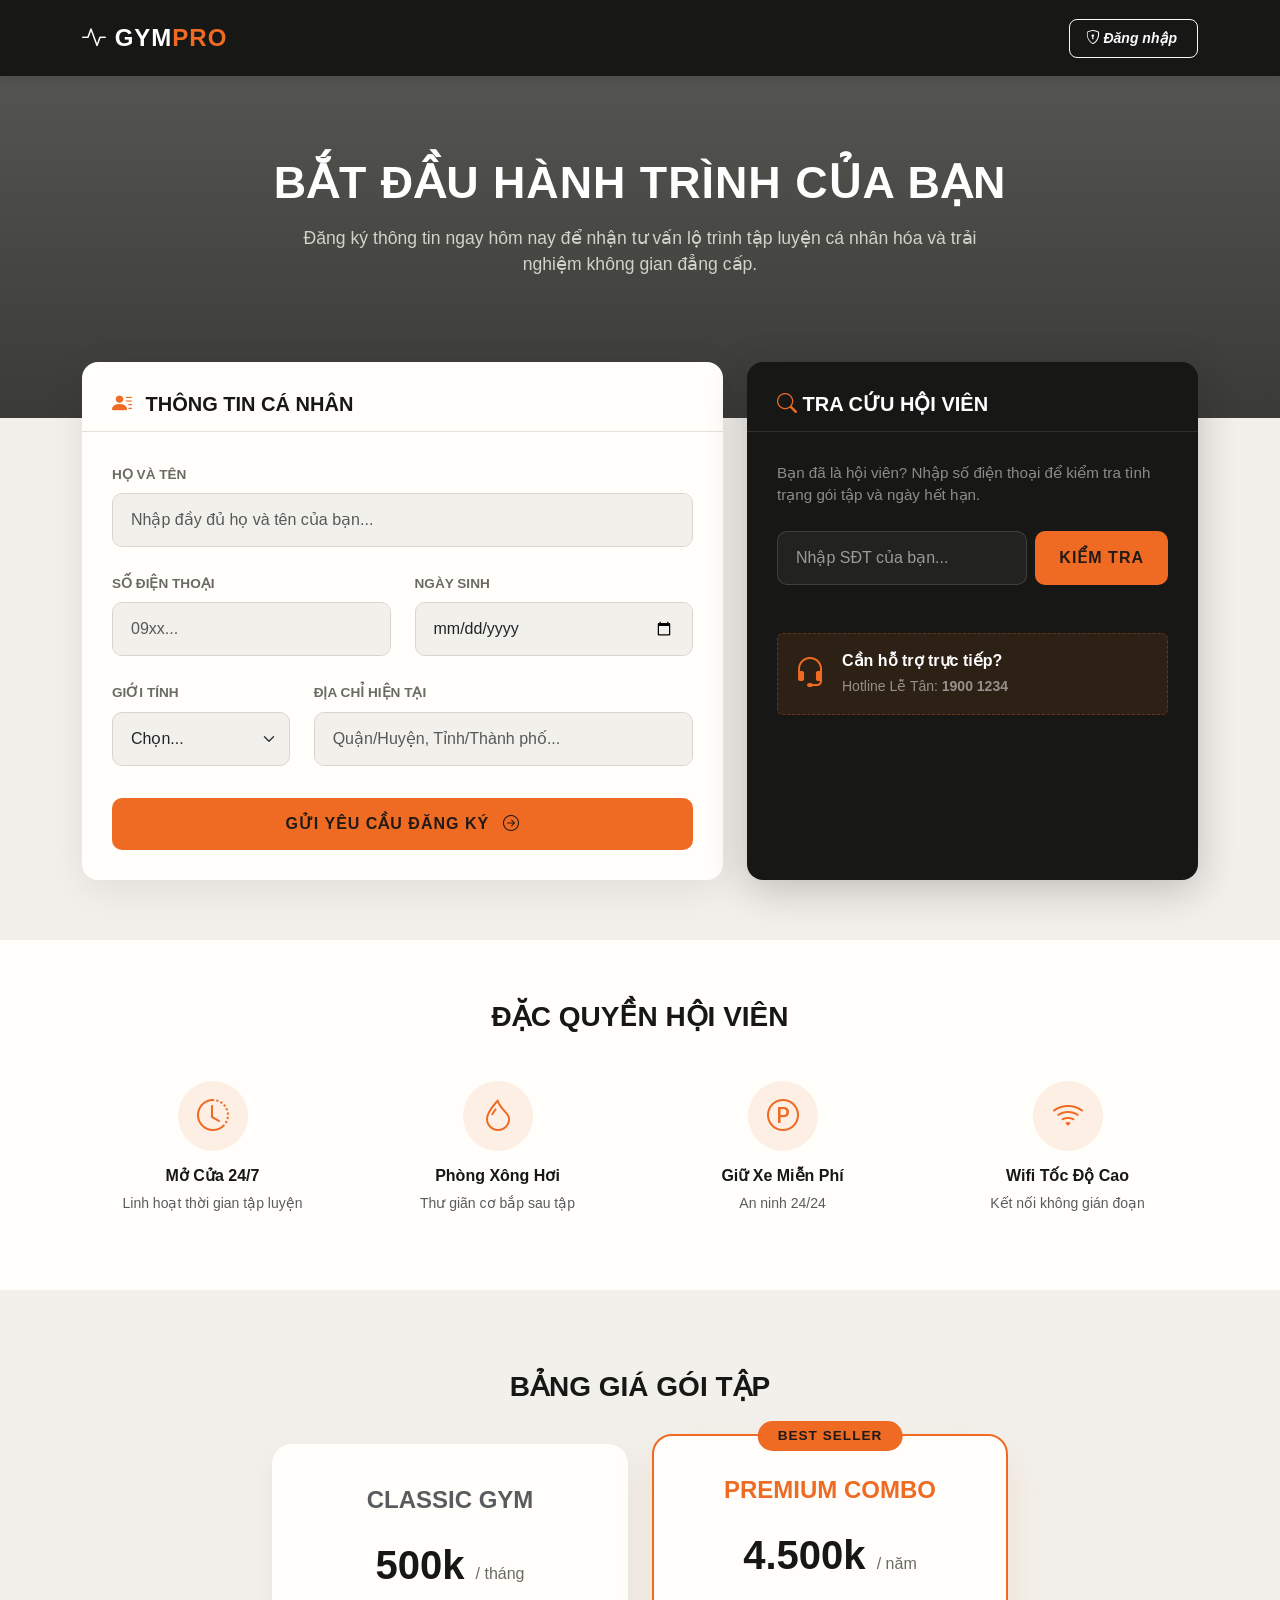
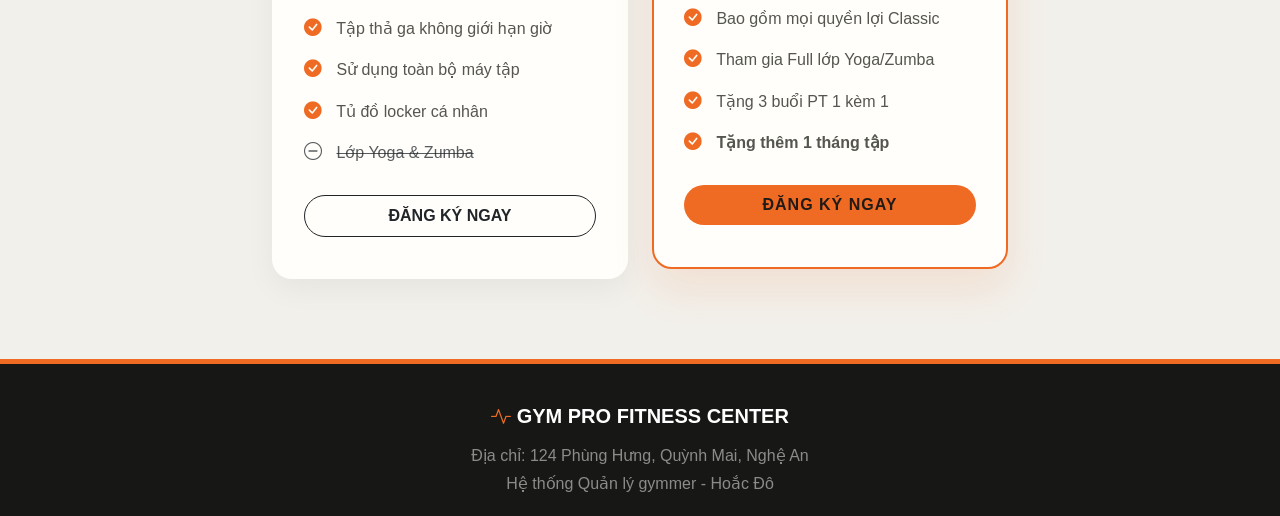
<file: Fronend/dangky.html>
<!doctype html>
<html lang="vi">
  <head>
    <meta charset="UTF-8" />
    <meta name="viewport" content="width=device-width, initial-scale=1.0" />
    <title>Đăng ký Hội viên - GYM PRO</title>
    <link
      href="https://cdn.jsdelivr.net/npm/bootstrap@5.3.2/dist/css/bootstrap.min.css"
      rel="stylesheet"
    />
    <link
      rel="stylesheet"
      href="https://cdn.jsdelivr.net/npm/bootstrap-icons@1.11.1/font/bootstrap-icons.css"
    />
    <style>
      :root {
        --gym-orange: #ef6b24;
        --gym-orange-hover: #ff8744;
        --gym-dark: #171815;
        --gym-dark-soft: #22231f;
        --gym-light-bg: #f2f0eb;
        --gym-surface: #fffefa;
        --gym-muted: #6a6b64;
      }

      body {
        font-family: "Segoe UI", Roboto, Helvetica, Arial, sans-serif;
        background-color: var(--gym-light-bg);
        color: var(--gym-dark);
      }

      .navbar {
        background-color: var(--gym-dark);
        padding: 15px 0;
        box-shadow: 0 4px 12px rgba(0, 0, 0, 0.1);
      }
      .navbar-brand {
        font-weight: 800;
        letter-spacing: 1px;
        color: #fff !important;
        font-size: 1.5rem;
      }
      .navbar-brand span {
        color: var(--gym-orange);
      }

      .hero-section {
        background:
          linear-gradient(rgba(23, 24, 21, 0.75), rgba(23, 24, 21, 0.85)),
          url("https://images.unsplash.com/photo-1534438327276-14e5300c3a48?q=80&w=2000&auto=format&fit=crop")
            no-repeat center center;
        background-size: cover;
        padding: 80px 0 140px 0;
        color: white;
        text-align: center;
      }
      .hero-title {
        font-weight: 900;
        font-size: 2.8rem;
        text-transform: uppercase;
        letter-spacing: 1px;
        margin-bottom: 15px;
      }
      .hero-subtitle {
        font-size: 1.1rem;
        font-weight: 400;
        color: #d2d1ca;
        max-width: 700px;
        margin: 0 auto;
      }

      .main-content {
        margin-top: -80px;
        position: relative;
        z-index: 10;
        padding-bottom: 60px;
      }

      .card-custom {
        border: none;
        border-radius: 16px;
        box-shadow: 0 10px 40px rgba(0, 0, 0, 0.08);
        overflow: hidden;
        height: 100%;
        background-color: #fff;
      }
      .card-header-custom {
        background-color: transparent;
        border-bottom: 1px solid #eaeaea;
        padding: 30px 30px 15px;
      }
      .card-title {
        font-weight: 800;
        color: var(--gym-dark);
        margin: 0;
        font-size: 1.25rem;
        text-transform: uppercase;
      }
      .card-body-custom {
        padding: 30px;
      }

      .card-dark {
        background-color: var(--gym-dark);
        color: white;
        box-shadow: 0 10px 40px rgba(24, 28, 50, 0.3);
      }
      .card-dark .card-header-custom {
        border-bottom: 1px solid rgba(255, 255, 255, 0.1);
      }
      .card-dark .card-title {
        color: white;
      }

      .form-label {
        font-weight: 600;
        color: #5a6268;
        font-size: 0.85rem;
        text-transform: uppercase;
        margin-bottom: 8px;
      }
      .form-control,
      .form-select {
        padding: 14px 18px;
        border-radius: 10px;
        border: 1px solid #ced4da;
        background-color: #f8f9fa;
        font-weight: 500;
        transition: all 0.2s;
      }
      .form-control:focus,
      .form-select:focus {
        border-color: var(--gym-orange);
        box-shadow: 0 0 0 4px rgba(255, 107, 0, 0.15);
        background-color: #fff;
      }

      .card-dark .form-control {
        background-color: rgba(255, 255, 255, 0.08);
        border: 1px solid rgba(255, 255, 255, 0.15);
        color: white;
      }
      .card-dark .form-control:focus {
        background-color: rgba(255, 255, 255, 0.12);
        border-color: var(--gym-orange);
        box-shadow: 0 0 0 4px rgba(255, 107, 0, 0.2);
        color: white;
      }
      .card-dark .form-control::placeholder {
        color: rgba(255, 255, 255, 0.4);
      }

      .btn-orange {
        background-color: var(--gym-orange);
        color: white;
        font-weight: 700;
        padding: 14px 24px;
        border-radius: 10px;
        border: none;
        text-transform: uppercase;
        letter-spacing: 1px;
        transition: all 0.3s ease;
        width: 100%;
      }
      .btn-orange:hover {
        background-color: #e66000;
        color: white;
        transform: translateY(-2px);
        box-shadow: 0 8px 20px rgba(255, 107, 0, 0.3);
      }

      .spin-icon {
        display: inline-block;
        animation: spin 1s linear infinite;
      }
      @keyframes spin {
        100% {
          transform: rotate(360deg);
        }
      }

      .amenities-section {
        background: white;
        padding: 60px 0;
      }
      .amenity-icon {
        width: 70px;
        height: 70px;
        border-radius: 50%;
        background: rgba(255, 107, 0, 0.1);
        color: var(--gym-orange);
        display: flex;
        align-items: center;
        justify-content: center;
        font-size: 2rem;
        margin: 0 auto 15px;
        transition: all 0.3s;
      }
      .amenity-box:hover .amenity-icon {
        background: var(--gym-orange);
        color: white;
        transform: scale(1.1);
      }

      .pricing-section {
        padding: 80px 0;
        background-color: var(--gym-light-bg);
      }
      .section-title {
        font-weight: 900;
        color: var(--gym-dark);
        text-transform: uppercase;
        margin-bottom: 40px;
        text-align: center;
      }

      .pricing-card {
        background: #fff;
        border-radius: 20px;
        padding: 40px 30px;
        text-align: center;
        box-shadow: 0 10px 30px rgba(0, 0, 0, 0.05);
        transition: all 0.3s ease;
        border: 2px solid transparent;
        height: 100%;
      }
      .pricing-card.popular {
        border-color: var(--gym-orange);
        transform: translateY(-10px);
        box-shadow: 0 20px 40px rgba(255, 107, 0, 0.15);
        position: relative;
      }
      .pricing-card.popular::before {
        content: "BEST SELLER";
        position: absolute;
        top: -15px;
        left: 50%;
        transform: translateX(-50%);
        background: var(--gym-orange);
        color: white;
        padding: 5px 20px;
        border-radius: 20px;
        font-weight: bold;
        font-size: 0.85rem;
        letter-spacing: 1px;
      }
      .pricing-card:hover {
        transform: translateY(-10px);
        box-shadow: 0 15px 40px rgba(0, 0, 0, 0.1);
      }

      .price-value {
        font-size: 2.5rem;
        font-weight: 900;
        color: var(--gym-dark);
        margin: 20px 0;
      }
      .price-value span {
        font-size: 1rem;
        color: #6c757d;
        font-weight: 500;
      }
      .price-features {
        list-style: none;
        padding: 0;
        margin-bottom: 30px;
        text-align: left;
      }
      .price-features li {
        margin-bottom: 15px;
        color: #555;
        font-weight: 500;
      }
      .price-features li i {
        color: var(--gym-orange);
        margin-right: 10px;
        font-size: 1.1rem;
      }

      .footer {
        background: var(--gym-dark);
        color: white;
        padding: 40px 0 20px;
        border-top: 5px solid var(--gym-orange);
      }

      /* Match the charcoal, warm-white and orange palette used on home.html. */
      body { color: var(--gym-dark); }
      .hero-section {
        background-image:
          linear-gradient(rgba(23, 24, 21, 0.72), rgba(23, 24, 21, 0.84)),
          url("https://images.unsplash.com/photo-1534438327276-14e5300c3a48?q=80&w=2000&auto=format&fit=crop");
      }
      .card-custom, .pricing-card { background-color: var(--gym-surface); }
      .card-header-custom { border-color: #e4e1d9; }
      .card-dark { background-color: var(--gym-dark); box-shadow: 0 10px 40px rgba(23, 24, 21, 0.24); }
      .form-label { color: var(--gym-muted); }
      .form-control, .form-select { background-color: var(--gym-light-bg); border-color: #d7d5ce; }
      .form-control:focus, .form-select:focus {
        border-color: var(--gym-orange);
        box-shadow: 0 0 0 4px rgba(239, 107, 36, 0.18);
        background-color: var(--gym-surface);
      }
      .card-dark .form-control { background-color: var(--gym-dark-soft); border-color: rgba(255, 255, 255, 0.18); }
      .card-dark .form-control:focus { background-color: #2b2c27; box-shadow: 0 0 0 4px rgba(239, 107, 36, 0.22); }
      .card-dark .form-control::placeholder { color: rgba(255, 255, 255, 0.55); }
      .text-warning { color: var(--gym-orange) !important; }
      .amenities-section { background: var(--gym-surface); }
      .amenity-icon { background: rgba(239, 107, 36, 0.1); }
      .amenity-box:hover .amenity-icon { color: #211a16; }
      .pricing-card { box-shadow: 0 10px 30px rgba(23, 24, 21, 0.05); }
      .pricing-card.popular { box-shadow: 0 20px 40px rgba(239, 107, 36, 0.12); }
      .pricing-card.popular::before { color: #211a16; }
      .price-value span { color: var(--gym-muted); }
      .price-features li { color: #55564f; }
      .btn-orange { color: #211a16; }
      .btn-orange:hover { background-color: var(--gym-orange-hover); color: #211a16; box-shadow: 0 8px 20px rgba(239, 107, 36, 0.22); }
      .footer { border-top-color: var(--gym-orange); }
    </style>
  </head>
  <body>
    <nav class="navbar navbar-dark">
      <div class="container d-flex justify-content-between align-items-center">
        <a class="navbar-brand" href="home.html">
          <i class="bi bi-activity"></i> GYM<span>PRO</span>
        </a>
        <a
          href="login.html"
          class="btn btn-outline-light btn-sm fw-bold px-3 py-2"
          style="border-radius: 8px"
        >
          <i class="bi bi-shield-lock me-1"> Đăng nhập </i>
        </a>
      </div>
    </nav>

    <section class="hero-section">
      <div class="container">
        <h1 class="hero-title">Bắt Đầu Hành Trình Của Bạn</h1>
        <p class="hero-subtitle">
          Đăng ký thông tin ngay hôm nay để nhận tư vấn lộ trình tập luyện cá
          nhân hóa và trải nghiệm không gian đẳng cấp.
        </p>
      </div>
    </section>

    <section class="main-content container">
      <div class="row g-4 align-items-stretch">
        <div class="col-lg-7">
          <div class="card-custom">
            <div class="card-header-custom">
              <h3 class="card-title">
                <i class="bi bi-person-lines-fill text-warning me-2"></i> Thông
                Tin Cá Nhân
              </h3>
            </div>
            <div class="card-body-custom">
              <form id="formKhachDangKy">
                <div class="mb-4">
                  <label class="form-label">Họ và Tên</label>
                  <input
                    type="text"
                    id="txtKhachTen"
                    class="form-control"
                    placeholder="Nhập đầy đủ họ và tên của bạn..."
                    required
                  />
                </div>

                <div class="row mb-4">
                  <div class="col-md-6 mb-4 mb-md-0">
                    <label class="form-label">Số Điện Thoại</label>
                    <input
                      type="tel"
                      id="txtKhachSdt"
                      class="form-control"
                      placeholder="09xx..."
                      required
                    />
                  </div>
                  <div class="col-md-6">
                    <label class="form-label">Ngày Sinh</label>
                    <input
                      type="date"
                      id="txtKhachNgaySinh"
                      class="form-control"
                      required
                    />
                  </div>
                </div>

                <div class="row mb-4">
                  <div class="col-md-4 mb-4 mb-md-0">
                    <label class="form-label">Giới Tính</label>
                    <select id="cbKhachGioiTinh" class="form-select" required>
                      <option value="" disabled selected>Chọn...</option>
                      <option value="Nam">Nam</option>
                      <option value="Nữ">Nữ</option>
                    </select>
                  </div>
                  <div class="col-md-8">
                    <label class="form-label">Địa Chỉ Hiện Tại</label>
                    <input
                      type="text"
                      id="txtKhachDiaChi"
                      class="form-control"
                      placeholder="Quận/Huyện, Tỉnh/Thành phố..."
                      required
                    />
                  </div>
                </div>

                <button type="submit" class="btn-orange mt-2" id="btnGuiDangKy">
                  Gửi Yêu Cầu Đăng Ký
                  <i class="bi bi-arrow-right-circle ms-2"></i>
                </button>
              </form>
            </div>
          </div>
        </div>

        <div class="col-lg-5">
          <div class="card-custom card-dark">
            <div class="card-header-custom">
              <h3 class="card-title">
                <i class="bi bi-search" style="color: var(--gym-orange)"></i>
                Tra Cứu Hội Viên
              </h3>
            </div>
            <div class="card-body-custom">
              <p class="text-white-50 mb-4" style="font-size: 0.95rem">
                Bạn đã là hội viên? Nhập số điện thoại để kiểm tra tình trạng
                gói tập và ngày hết hạn.
              </p>

              <div class="d-flex gap-2 mb-4">
                <input
                  type="text"
                  id="txtSdtTraCuu"
                  class="form-control"
                  placeholder="Nhập SĐT của bạn..."
                />
                <button
                  class="btn-orange"
                  id="btnTraCuu"
                  style="width: auto; white-space: nowrap"
                >
                  Kiểm tra
                </button>
              </div>

              <div id="vungKetQua"></div>

              <div
                class="mt-5 p-3 rounded"
                style="
                  background: rgba(239, 107, 36, 0.1);
                  border: 1px dashed rgba(239, 107, 36, 0.3);
                "
              >
                <div class="d-flex align-items-center">
                  <i
                    class="bi bi-headset fs-2 me-3"
                    style="color: var(--gym-orange)"
                  ></i>
                  <div>
                    <h6 class="fw-bold mb-1">Cần hỗ trợ trực tiếp?</h6>
                    <small class="text-white-50"
                      >Hotline Lễ Tân: <strong>1900 1234</strong></small
                    >
                  </div>
                </div>
              </div>
            </div>
          </div>
        </div>
      </div>
    </section>

    <section class="amenities-section text-center">
      <div class="container">
        <h3 class="section-title mb-5">Đặc Quyền Hội Viên</h3>
        <div class="row g-4">
          <div class="col-md-3 col-6 amenity-box">
            <div class="amenity-icon"><i class="bi bi-clock-history"></i></div>
            <h6 class="fw-bold">Mở Cửa 24/7</h6>
            <p class="text-muted small">Linh hoạt thời gian tập luyện</p>
          </div>
          <div class="col-md-3 col-6 amenity-box">
            <div class="amenity-icon"><i class="bi bi-droplet"></i></div>
            <h6 class="fw-bold">Phòng Xông Hơi</h6>
            <p class="text-muted small">Thư giãn cơ bắp sau tập</p>
          </div>
          <div class="col-md-3 col-6 amenity-box">
            <div class="amenity-icon"><i class="bi bi-p-circle"></i></div>
            <h6 class="fw-bold">Giữ Xe Miễn Phí</h6>
            <p class="text-muted small">An ninh 24/24</p>
          </div>
          <div class="col-md-3 col-6 amenity-box">
            <div class="amenity-icon"><i class="bi bi-wifi"></i></div>
            <h6 class="fw-bold">Wifi Tốc Độ Cao</h6>
            <p class="text-muted small">Kết nối không gián đoạn</p>
          </div>
        </div>
      </div>
    </section>

    <section class="pricing-section">
      <div class="container">
        <h3 class="section-title">Bảng Giá Gói Tập</h3>
        <div class="row g-4 justify-content-center">
          <div class="col-lg-4 col-md-6">
            <div class="pricing-card">
              <h4 class="fw-bold text-muted">CLASSIC GYM</h4>
              <div class="price-value">500k <span>/ tháng</span></div>
              <ul class="price-features">
                <li>
                  <i class="bi bi-check-circle-fill"></i> Tập thả ga không giới
                  hạn giờ
                </li>
                <li>
                  <i class="bi bi-check-circle-fill"></i> Sử dụng toàn bộ máy
                  tập
                </li>
                <li>
                  <i class="bi bi-check-circle-fill"></i> Tủ đồ locker cá nhân
                </li>
                <li class="text-muted">
                  <i class="bi bi-dash-circle text-muted"></i>
                  <s>Lớp Yoga & Zumba</s>
                </li>
              </ul>
              <a
                href="#"
                onclick="focusForm()"
                class="btn btn-outline-dark fw-bold w-100 rounded-pill py-2"
                >ĐĂNG KÝ NGAY</a
              >
            </div>
          </div>

          <div class="col-lg-4 col-md-6">
            <div class="pricing-card popular">
              <h4 class="fw-bold" style="color: var(--gym-orange)">
                PREMIUM COMBO
              </h4>
              <div class="price-value">4.500k <span>/ năm</span></div>
              <ul class="price-features">
                <li>
                  <i class="bi bi-check-circle-fill"></i> Bao gồm mọi quyền lợi
                  Classic
                </li>
                <li>
                  <i class="bi bi-check-circle-fill"></i> Tham gia Full lớp
                  Yoga/Zumba
                </li>
                <li>
                  <i class="bi bi-check-circle-fill"></i> Tặng 3 buổi PT 1 kèm 1
                </li>
                <li>
                  <i class="bi bi-check-circle-fill"></i>
                  <b>Tặng thêm 1 tháng tập</b>
                </li>
              </ul>
              <a
                href="#"
                onclick="focusForm()"
                class="btn btn-orange w-100 rounded-pill py-2"
                >ĐĂNG KÝ NGAY</a
              >
            </div>
          </div>
        </div>
      </div>
    </section>

    <footer class="footer">
      <div class="container text-center">
        <h5 class="fw-bold mb-3">
          <i class="bi bi-activity text-warning"></i> GYM PRO FITNESS CENTER
        </h5>
        <p class="text-white-50 mb-1">
          Địa chỉ: 124 Phùng Hưng, Quỳnh Mai, Nghệ An
        </p>
        <p class="text-white-50 mb-0">Hệ thống Quản lý gymmer - Hoắc Đô</p>
      </div>
    </footer>

    <script src="./assets/js/api.js"></script>
    <script>
      document
        .getElementById("btnTraCuu")
        .addEventListener("click", async function () {
          const sdtTraCuu = document
            .getElementById("txtSdtTraCuu")
            .value.trim();
          const vungKetQua = document.getElementById("vungKetQua");
          const btn = document.getElementById("btnTraCuu");

          if (!sdtTraCuu) {
            vungKetQua.innerHTML = `<div class="alert alert-danger border-0">Vui lòng nhập số điện thoại!</div>`;
            return;
          }

          btn.innerHTML = '<i class="bi bi-arrow-repeat spin-icon"></i>';
          btn.disabled = true;

          try {
            const resMember = await callApi(
              "/Member?search=" + sdtTraCuu,
              "GET",
            );

            let memberId = null;
            if (resMember && resMember.status === 200 && resMember.data) {
              const danhSach = resMember.data.data || resMember.data;
              const member = Array.isArray(danhSach)
                ? danhSach.find((m) => m.phone_number === sdtTraCuu)
                : null;
              if (member) memberId = member.id;
            }

            if (!memberId) {
              vungKetQua.innerHTML = `<div class="alert alert-warning border-0 mt-3">Không tìm thấy hội viên khớp với SĐT này!</div>`;
              btn.innerText = "Kiểm tra";
              btn.disabled = false;
              return;
            }

            const resThe = await callApi(
              "/Subscription/Member/" + memberId,
              "GET",
            );

            if (resThe && resThe.status === 200 && resThe.data) {
              const theHienTai = Array.isArray(resThe.data.data)
                ? resThe.data.data[0]
                : resThe.data.data;

              let badgeClass = theHienTai.status.includes("Active")
                ? "bg-success"
                : "bg-warning text-dark";

              vungKetQua.innerHTML = `
          <div class="alert bg-white text-dark shadow-sm mt-3 p-4 rounded-4" style="border-left: 5px solid var(--gym-orange);">
            <h5 class="fw-bold mb-3"><i class="bi bi-check-circle-fill text-success me-2"></i>TÌM THẤY DỮ LIỆU</h5>
            <div class="d-flex justify-content-between mb-2 border-bottom pb-2">
              <span class="text-muted">Gói tập:</span>
              <span class="fw-bold">${theHienTai.package_name || "N/A"}</span>
            </div>
            <div class="d-flex justify-content-between mb-2 border-bottom pb-2">
              <span class="text-muted">Ngày hết hạn:</span>
              <span class="fw-bold text-danger">${theHienTai.end_date ? theHienTai.end_date.split("T")[0] : "N/A"}</span>
            </div>
            <div class="d-flex justify-content-between mt-3 align-items-center">
              <span class="badge ${badgeClass} px-3 py-2">${theHienTai.status}</span>
              <span class="fw-bold">Còn lại: ${theHienTai.remaining_days} ngày</span>
            </div>
          </div>`;
            } else {
              vungKetQua.innerHTML = `<div class="alert alert-warning border-0 mt-3">Hội viên chưa có thẻ tập nào!</div>`;
            }
          } catch (err) {
            vungKetQua.innerHTML = `<div class="alert alert-danger border-0 mt-3">Lỗi kết nối máy chủ API!</div>`;
          }

          btn.innerText = "Kiểm tra";
          btn.disabled = false;
        });
      function focusForm() {
        document.getElementById("txtKhachTen").focus();
        window.scrollTo({ top: 300, behavior: "smooth" });
      }
      document
        .getElementById("formKhachDangKy")
        .addEventListener("submit", async function (e) {
          e.preventDefault();

          const data = {
            full_name: document.getElementById("txtKhachTen").value,
            phone_number: document.getElementById("txtKhachSdt").value,
            dob: document.getElementById("txtKhachNgaySinh").value,
            gender: document.getElementById("cbKhachGioiTinh").value,
            address: document.getElementById("txtKhachDiaChi").value,
          };

          const btn = document.getElementById("btnGuiDangKy");
          btn.innerHTML =
            '<i class="bi bi-arrow-repeat spin-icon me-2"></i> Đang Xử Lý...';
          btn.disabled = true;

          const res = await callApi("/Member", "POST", data);

          btn.innerHTML =
            'Gửi Yêu Cầu Đăng Ký <i class="bi bi-arrow-right-circle ms-2"></i>';
          btn.disabled = false;

          if (res && (res.status === 200 || res.status === 201)) {
            alert("🎉 Đăng ký thành công! Lễ tân sẽ liên hệ bạn ngay nhé.");
            document.getElementById("formKhachDangKy").reset();
          } else {
            alert("❌ Có lỗi xảy ra! Số điện thoại có thể đã tồn tại.");
          }
        });
    </script>
  </body>
</html>
</file>
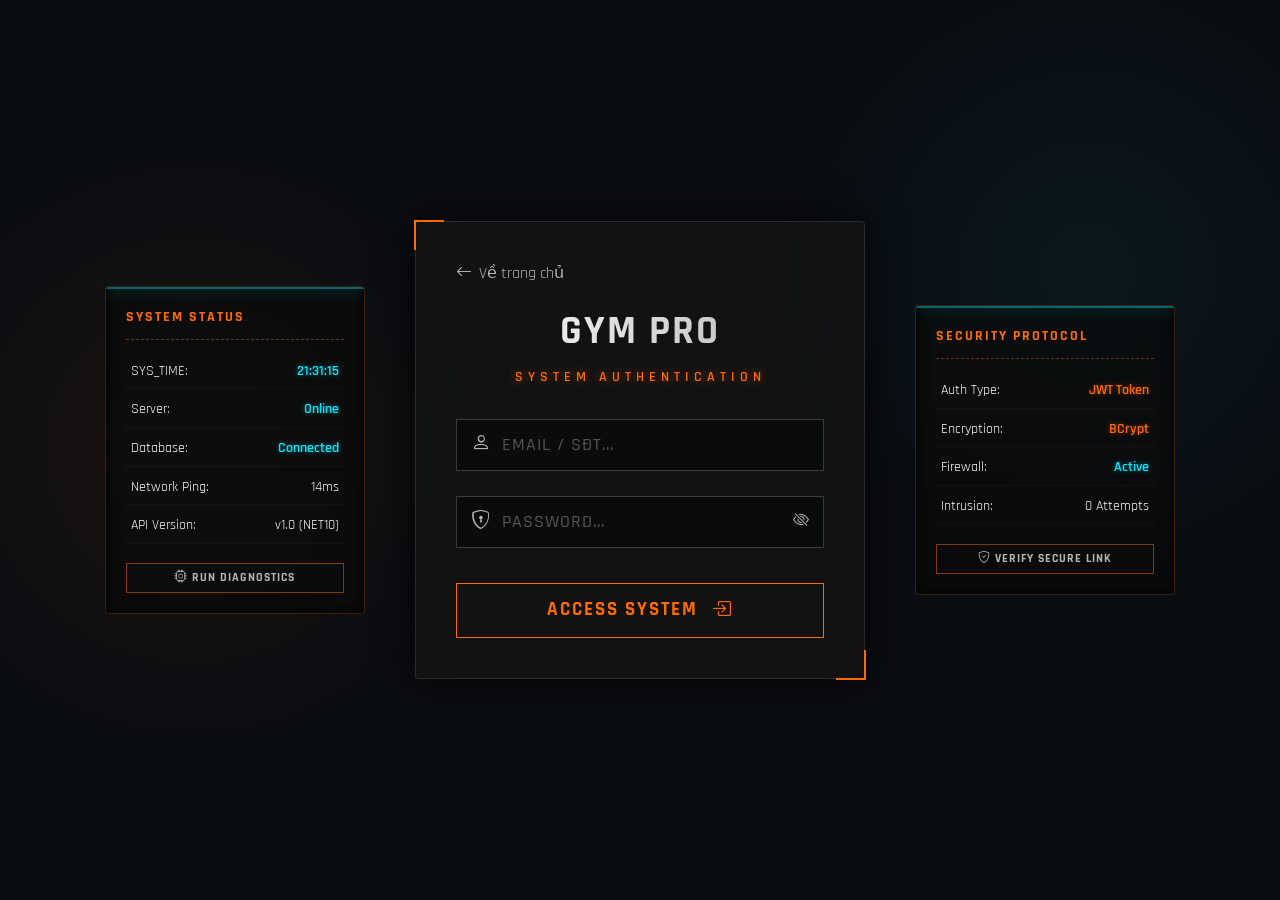
<file: Fronend/login.html>
<!doctype html>
<html lang="vi">
  <head>
    <meta charset="UTF-8" />
    <meta name="viewport" content="width=device-width, initial-scale=1.0" />
    <title>GYM PRO - System Login</title>
    <link
      href="https://cdn.jsdelivr.net/npm/bootstrap@5.3.2/dist/css/bootstrap.min.css"
      rel="stylesheet"
    />
    <link
      href="https://cdn.jsdelivr.net/npm/bootstrap-icons@1.11.1/font/bootstrap-icons.css"
      rel="stylesheet"
    />

    <style>
      @import url("https://fonts.googleapis.com/css2?family=Rajdhani:wght@500;600;700;800&display=swap");

      :root {
        --primary-neon: #ff6b00;
        --cyan-neon: #00eaff;
        --dark-bg: #0a0d12;
        --card-bg: rgba(20, 20, 20, 0.85);
        --text-white: #ffffff;
        --text-muted: #b5b5b5;
      }

      body {
        background-color: var(--dark-bg);
        background-image:
          radial-gradient(
            circle at 15% 50%,
            rgba(255, 107, 0, 0.08),
            transparent 25%
          ),
          radial-gradient(
            circle at 85% 30%,
            rgba(0, 234, 255, 0.05),
            transparent 25%
          );
        font-family: "Rajdhani", sans-serif;
        height: 100vh;
        display: flex;
        align-items: center;
        justify-content: center;
        overflow: hidden;
        color: var(--text-white);
        margin: 0;
      }

      .login-container {
        display: flex;
        align-items: center;
        justify-content: center;
        gap: 50px;
        width: 100%;
        max-width: 1200px;
        position: relative;
        z-index: 10;
      }

      .cyber-card {
        background: var(--card-bg);
        border: 1px solid rgba(255, 255, 255, 0.1);
        border-radius: 4px;
        padding: 40px;
        position: relative;
        backdrop-filter: blur(10px);
        box-shadow: 0 0 40px rgba(0, 0, 0, 0.8);
        width: 450px;
        z-index: 10;
      }

      .cyber-card::before,
      .cyber-card::after {
        content: "";
        position: absolute;
        width: 30px;
        height: 30px;
        border: 2px solid var(--primary-neon);
        transition: all 0.3s ease;
        pointer-events: none;
      }

      .cyber-card::before {
        top: -2px;
        left: -2px;
        border-right: none;
        border-bottom: none;
      }
      .cyber-card::after {
        bottom: -2px;
        right: -2px;
        border-left: none;
        border-top: none;
      }

      .cyber-card:hover::before,
      .cyber-card:hover::after {
        width: 100%;
        height: 100%;
        border-color: rgba(255, 107, 0, 0.3);
      }

      .brand-title {
        font-size: 2.5rem;
        font-weight: 800;
        text-transform: uppercase;
        letter-spacing: 2px;
        text-align: center;
        margin-bottom: 5px;
        background: linear-gradient(
          90deg,
          var(--text-white),
          var(--text-muted)
        );
        -webkit-background-clip: text;
        -webkit-text-fill-color: transparent;
      }

      .brand-subtitle {
        text-align: center;
        color: var(--primary-neon);
        font-weight: 600;
        letter-spacing: 5px;
        margin-bottom: 30px;
        font-size: 0.9rem;
        text-shadow: 0 0 10px rgba(255, 107, 0, 0.5);
      }

      .form-group {
        position: relative;
        margin-bottom: 25px;
      }

      .form-control-cyber {
        width: 100%;
        background: rgba(0, 0, 0, 0.4);
        border: 1px solid rgba(255, 255, 255, 0.2);
        color: var(--primary-neon);
        padding: 12px 15px 12px 45px;
        font-size: 1.1rem;
        font-weight: 600;
        letter-spacing: 1px;
        transition: all 0.3s;
        position: relative;
        z-index: 2;
      }

      .form-control-cyber:focus {
        outline: none;
        border-color: var(--primary-neon);
        box-shadow: inset 0 0 10px rgba(255, 107, 0, 0.2);
        background: rgba(0, 0, 0, 0.6);
      }

      .form-control-cyber::placeholder {
        color: rgba(255, 255, 255, 0.3);
        font-weight: 500;
      }

      .input-icon {
        position: absolute;
        top: 50%;
        left: 15px;
        transform: translateY(-50%);
        color: var(--text-muted);
        font-size: 1.2rem;
        transition: color 0.3s;
        pointer-events: none;
        z-index: 3;
      }

      .form-control-cyber:focus + .input-icon {
        color: var(--primary-neon);
      }

      .btn-cyber {
        width: 100%;
        background: transparent;
        color: var(--primary-neon);
        border: 1px solid var(--primary-neon);
        padding: 12px;
        font-size: 1.2rem;
        font-weight: 700;
        letter-spacing: 2px;
        text-transform: uppercase;
        cursor: pointer;
        position: relative;
        overflow: hidden;
        transition: all 0.3s;
        margin-top: 10px;
        z-index: 5;
      }

      .btn-cyber::before {
        content: "";
        position: absolute;
        top: 0;
        left: -100%;
        width: 100%;
        height: 100%;
        background: var(--primary-neon);
        transition: all 0.4s ease;
        z-index: -1;
      }

      .btn-cyber:hover {
        color: var(--dark-bg);
        box-shadow: 0 0 20px rgba(255, 107, 0, 0.6);
      }
      .btn-cyber:hover::before {
        left: 0;
      }

      .password-toggle {
        position: absolute;
        top: 50%;
        right: 15px;
        transform: translateY(-50%);
        color: var(--text-muted);
        cursor: pointer;
        transition: color 0.3s;
        z-index: 5;
      }
      .password-toggle:hover {
        color: var(--text-white);
      }

      .side-widget {
        width: 260px;
        background: rgba(10, 10, 10, 0.7);
        border: 1px solid rgba(255, 107, 0, 0.2);
        border-radius: 4px;
        padding: 20px;
        position: relative;
        font-size: 0.9rem;
        overflow: hidden;
        transition: all 0.3s ease;
        box-shadow: inset 0 0 15px rgba(0, 0, 0, 0.8);
      }

      .side-widget:hover {
        border-color: rgba(0, 234, 255, 0.5);
        box-shadow:
          0 0 15px rgba(0, 234, 255, 0.2),
          inset 0 0 10px rgba(0, 234, 255, 0.1);
      }

      .scan-line {
        position: absolute;
        width: 100%;
        height: 2px;
        background: rgba(0, 234, 255, 0.6);
        box-shadow: 0 0 15px rgba(0, 234, 255, 1);
        top: 0;
        left: 0;
        z-index: 1;
        pointer-events: none;
        animation: scanning 3s linear infinite;
        opacity: 0.7;
      }

      @keyframes scanning {
        0% {
          top: -10%;
          opacity: 0;
        }
        10% {
          opacity: 1;
        }
        90% {
          opacity: 1;
        }
        100% {
          top: 110%;
          opacity: 0;
        }
      }

      .widget-title {
        color: var(--primary-neon);
        font-weight: 700;
        letter-spacing: 2px;
        border-bottom: 1px dashed rgba(255, 107, 0, 0.4);
        padding-bottom: 10px;
        margin-bottom: 15px;
        position: relative;
        z-index: 2;
      }

      .data-row {
        display: flex;
        justify-content: space-between;
        padding: 6px 5px;
        margin-bottom: 4px;
        border-bottom: 1px solid rgba(255, 255, 255, 0.03);
        position: relative;
        z-index: 2;
        transition: all 0.2s;
        cursor: crosshair;
      }

      .data-row:hover {
        background: rgba(0, 234, 255, 0.1);
        padding-left: 12px;
        color: var(--text-white);
        border-left: 2px solid var(--cyan-neon);
      }

      .btn-micro {
        width: 100%;
        background: transparent;
        border: 1px solid rgba(255, 107, 0, 0.5);
        color: var(--text-muted);
        padding: 5px;
        font-size: 0.75rem;
        font-weight: 700;
        letter-spacing: 1px;
        margin-top: 15px;
        cursor: pointer;
        transition: all 0.2s;
        position: relative;
        z-index: 2;
        text-transform: uppercase;
      }

      .btn-micro:hover {
        background: rgba(255, 107, 0, 0.2);
        color: var(--primary-neon);
        border-color: var(--primary-neon);
        box-shadow: 0 0 10px rgba(255, 107, 0, 0.3);
      }

      .text-neon-cyan {
        color: var(--cyan-neon);
        text-shadow: 0 0 5px rgba(0, 234, 255, 0.5);
        font-weight: 600;
      }
      .text-neon-orange {
        color: var(--primary-neon);
        text-shadow: 0 0 5px rgba(255, 107, 0, 0.5);
        font-weight: 600;
      }

      .blink {
        animation: blink 1.5s infinite;
      }
      @keyframes blink {
        0%,
        100% {
          opacity: 1;
        }
        50% {
          opacity: 0.3;
        }
      }

      .spin-icon {
        display: inline-block;
        animation: spin 1s linear infinite;
      }
      @keyframes spin {
        100% {
          transform: rotate(360deg);
        }
      }

      .circuit-line {
        position: absolute;
        top: 50%;
        width: 50px;
        height: 1px;
        background: var(--primary-neon);
        opacity: 0.4;
        z-index: 0;
        pointer-events: none;
      }
      .circuit-left {
        right: -50px;
      }
      .circuit-right {
        left: -50px;
      }
      .home-link {
        position: relative;
        z-index: 6;
        display: inline-flex;
        align-items: center;
        gap: 7px;
        margin-bottom: 16px;
        color: var(--text-muted);
        text-decoration: none;
        transition: color 0.2s ease;
      }
      .home-link:hover { color: var(--text-white); }
      .home-link:focus-visible { outline: 2px solid var(--primary-neon); outline-offset: 4px; }
      .password-toggle-button { padding: 0; border: 0; background: transparent; }
      @media (max-width: 767.98px) {
        body { min-height: 100vh; height: auto; overflow-x: hidden; overflow-y: auto; padding: 24px 0; }
        .login-container { width: 100%; padding: 0 16px; }
        .cyber-card { width: min(450px, 100%); padding: 30px 24px; }
      }
    </style>
  </head>
  <body>
    <div class="login-container">
      <div class="side-widget d-none d-lg-block">
        <div class="scan-line"></div>
        <div class="widget-title">SYSTEM STATUS</div>
        <div class="widget-content">
          <div class="data-row">
            <span>SYS_TIME:</span>
            <span class="text-neon-cyan" id="sys-clock">00:00:00</span>
          </div>
          <div class="data-row">
            <span>Server:</span>
            <span class="text-neon-cyan blink">Online</span>
          </div>
          <div class="data-row">
            <span>Database:</span>
            <span class="text-neon-cyan">Connected</span>
          </div>
          <div class="data-row">
            <span>Network Ping:</span>
            <span id="ping-text">14ms</span>
          </div>
          <div class="data-row">
            <span>API Version:</span>
            <span>v1.0 (NET10)</span>
          </div>
        </div>
        <button class="btn-micro" onclick="runDiagnostics(this)">
          <i class="bi bi-cpu"></i> RUN DIAGNOSTICS
        </button>
        <div class="circuit-line circuit-left"></div>
      </div>

      <div class="cyber-card">
        <a class="home-link" href="/" aria-label="Về trang chủ GymHoacDo">
          <i class="bi bi-arrow-left" aria-hidden="true"></i><span>Về trang chủ</span>
        </a>
        <div class="brand-title">GYM PRO</div>
        <div class="brand-subtitle">SYSTEM AUTHENTICATION</div>

        <div
          id="thongBaoLoi"
          class="alert alert-danger rounded-0 d-none text-center fw-bold mb-4"
          style="background: rgba(255, 0, 0, 0.1); border-color: red"
        ></div>

        <form id="formDangNhap">
          <div class="form-group">
            <input
              type="text"
              id="txtEmail"
              aria-label="Tài khoản hoặc số điện thoại"
              autocomplete="username"
              class="form-control-cyber"
              placeholder="EMAIL / SĐT..."
              required
            />
            <i class="bi bi-person input-icon"></i>
          </div>

          <div class="form-group">
            <input
              type="password"
              id="txtPassword"
              aria-label="Mật khẩu"
              autocomplete="current-password"
              class="form-control-cyber"
              placeholder="PASSWORD..."
              required
            />
            <i class="bi bi-shield-lock input-icon"></i>
            <button
              type="button"
              class="password-toggle password-toggle-button"
              id="eyeIconToggle"
              onclick="handleTogglePassword()"
              aria-label="Hiện mật khẩu"
              aria-pressed="false"
            ><i class="bi bi-eye-slash" aria-hidden="true"></i></button>
          </div>

          <button type="submit" class="btn-cyber" id="btnDangNhap">
            ACCESS SYSTEM <i class="bi bi-box-arrow-in-right ms-2"></i>
          </button>
        </form>
      </div>

      <div class="side-widget d-none d-lg-block">
        <div class="scan-line" style="animation-delay: 1.5s"></div>
        <div class="widget-title">SECURITY PROTOCOL</div>
        <div class="widget-content">
          <div class="data-row">
            <span>Auth Type:</span>
            <span class="text-neon-orange">JWT Token</span>
          </div>
          <div class="data-row">
            <span>Encryption:</span>
            <span class="text-neon-orange">BCrypt</span>
          </div>
          <div class="data-row">
            <span>Firewall:</span>
            <span class="text-neon-cyan">Active</span>
          </div>
          <div class="data-row">
            <span>Intrusion:</span>
            <span>0 Attempts</span>
          </div>
        </div>
        <button class="btn-micro" onclick="verifyNetwork(this)">
          <i class="bi bi-shield-check"></i> VERIFY SECURE LINK
        </button>
        <div class="circuit-line circuit-right"></div>
      </div>
    </div>

    <script src="./assets/js/api.js"></script>
    <script>
      function handleTogglePassword() {
        const passwordInput = document.getElementById("txtPassword");
        const toggle = document.getElementById("eyeIconToggle");
        const icon = toggle.querySelector("i");
        const showPassword = passwordInput.type === "password";
        passwordInput.type = showPassword ? "text" : "password";
        icon.classList.toggle("bi-eye", showPassword);
        icon.classList.toggle("bi-eye-slash", !showPassword);
        toggle.setAttribute("aria-pressed", String(showPassword));
        toggle.setAttribute("aria-label", showPassword ? "Ẩn mật khẩu" : "Hiện mật khẩu");
      }

      setInterval(() => {
        const now = new Date();
        const timeStr = now.toLocaleTimeString("en-GB", { hour12: false });
        document.getElementById("sys-clock").innerText = timeStr;
      }, 1000);

      function runDiagnostics(btn) {
        const originalHtml = btn.innerHTML;
        btn.innerHTML =
          '<i class="bi bi-arrow-repeat spin-icon"></i> SCANNING KERNEL...';
        btn.style.color = "var(--cyan-neon)";
        btn.style.borderColor = "var(--cyan-neon)";
        btn.style.pointerEvents = "none";

        setTimeout(() => {
          document.getElementById("ping-text").innerText =
            Math.floor(Math.random() * 10 + 5) + "ms";
          btn.innerHTML = '<i class="bi bi-check2-all"></i> SYSTEM OPTIMAL';
          setTimeout(() => {
            btn.innerHTML = originalHtml;
            btn.style = "";
            btn.style.pointerEvents = "auto";
          }, 2000);
        }, 1500);
      }

      function verifyNetwork(btn) {
        const originalHtml = btn.innerHTML;
        btn.innerHTML =
          '<i class="bi bi-shield-shaded spin-icon"></i> ESTABLISHING...';
        btn.style.color = "var(--primary-neon)";
        btn.style.borderColor = "var(--primary-neon)";
        btn.style.pointerEvents = "none";

        setTimeout(() => {
          btn.innerHTML = '<i class="bi bi-shield-lock"></i> LINK SECURED';
          setTimeout(() => {
            btn.innerHTML = originalHtml;
            btn.style = "";
            btn.style.pointerEvents = "auto";
          }, 2000);
        }, 1500);
      }

      document
        .getElementById("formDangNhap")
        .addEventListener("submit", async function (e) {
          e.preventDefault();
          const form = e.currentTarget;
          const email = document.getElementById("txtEmail").value.trim();
          const password = document.getElementById("txtPassword").value;
          const thongBao = document.getElementById("thongBaoLoi");
          const btn = document.getElementById("btnDangNhap");

          if (!form.reportValidity()) return;

          btn.disabled = true;
          btn.innerHTML =
            'VERIFYING CREDENTIALS <i class="bi bi-arrow-repeat spin-icon ms-2"></i>';
          thongBao.classList.add("d-none");

          const res = await callApi("/Auth/login", "POST", {
            email: email,
            password: password,
          });

          if (res && res.status === 200 && res.data?.data?.token && res.data?.data?.role) {
            btn.innerHTML = 'AUTH SUCCESS <i class="bi bi-unlock ms-2"></i>';
            btn.style.background = "var(--primary-neon)";
            btn.style.color = "var(--dark-bg)";

            const userData = res.data.data;
            localStorage.setItem("jwt_token", userData.token);
            localStorage.setItem("userRole", userData.role);

            setTimeout(() => {
              if (
                userData.role === "Admin" ||
                userData.role === "Receptionist"
              ) {
                window.location.href = "index.html";
              } else if (userData.role === "Member") {
                localStorage.setItem("memberId", userData.member_id);
                window.location.href = "member-portal.html";
              }
            }, 800);
          } else {
            thongBao.innerText = res?.data?.message || "Không thể đăng nhập. Vui lòng kiểm tra API và tài khoản.";
            thongBao.classList.remove("d-none");
            btn.disabled = false;
            btn.innerHTML =
              'ACCESS SYSTEM <i class="bi bi-box-arrow-in-right ms-2"></i>';
          }
        });
    </script>
  </body>
</html>
</file>
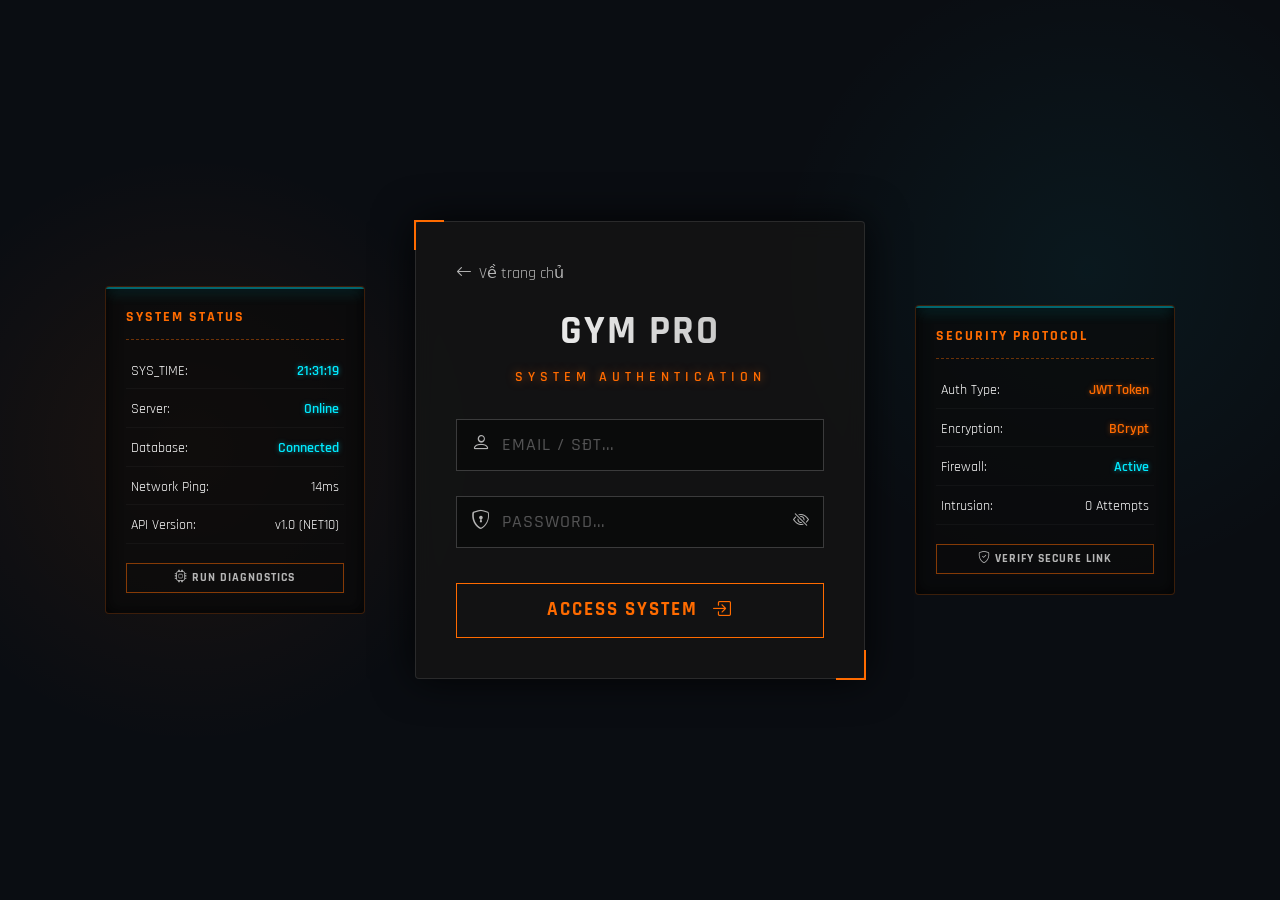
<file: Fronend/member.html>
<!doctype html>
<html lang="vi">
  <head>
    <meta charset="UTF-8" />
    <meta name="viewport" content="width=device-width, initial-scale=1.0" />
    <title>Quản lý Hội viên - GYM PRO MANAGEMENT</title>
    <link
      href="https://cdn.jsdelivr.net/npm/bootstrap@5.3.0/dist/css/bootstrap.min.css"
      rel="stylesheet"
    />
    <link
      rel="stylesheet"
      href="https://cdn.jsdelivr.net/npm/bootstrap-icons@1.11.0/font/bootstrap-icons.css"
    />
    <style>
      :root {
        --gym-orange: #ff6b00;
        --gym-dark-bg: #f8f9fa;
        --gym-sidebar-active: #fff3eb;
      }
      body {
        font-family: "Segoe UI", Tahoma, Geneva, Verdana, sans-serif;
        background-color: var(--gym-dark-bg);
      }
      .sidebar {
        width: 240px;
        position: fixed;
        top: 0;
        bottom: 0;
        left: 0;
        z-index: 100;
        background-color: #ffffff;
        border-right: 1px solid #e5e5e5;
        padding-top: 20px;
      }
      .sidebar .nav-link {
        color: #6c757d;
        font-weight: 500;
        padding: 12px 24px;
        display: flex;
        align-items: center;
        gap: 12px;
        border-left: 4px solid transparent;
        text-decoration: none;
      }
      .sidebar .nav-link:hover {
        color: var(--gym-orange);
        background-color: #fdf8f5;
      }
      .sidebar .nav-link.active {
        color: #ffffff;
        background-color: var(--gym-orange);
        border-left: 4px solid #d45900;
        border-radius: 0 8px 8px 0;
        margin-right: 15px;
      }

      .main-content {
        margin-left: 240px;
        padding: 20px 40px;
      }
      .avatar-img {
        width: 35px;
        height: 35px;
        object-fit: cover;
        border-radius: 50%;
      }
      .search-box {
        background-color: #f1f3f5;
        border: none;
        border-radius: 20px;
        padding-left: 40px;
      }
      .search-wrapper {
        position: relative;
      }
      .search-wrapper i {
        position: absolute;
        left: 15px;
        top: 50%;
        transform: translateY(-50%);
        color: #adb5bd;
      }

      .nav-pills .nav-link {
        color: #6c757d;
        background-color: #ffffff;
        border: 1px solid #dee2e6;
        border-radius: 6px;
        font-weight: 600;
        padding: 8px 20px;
        margin-right: 10px;
        transition: all 0.2s ease-in-out;
      }
      .nav-pills .nav-link.active {
        background-color: var(--gym-orange);
        color: #ffffff;
        border-color: var(--gym-orange);
      }

      .dashboard-block {
        background: #ffffff;
        border-radius: 12px;
        padding: 20px;
        box-shadow: 0 2px 12px rgba(0, 0, 0, 0.04);
      }
    </style>
  </head>
  <body>
    <div class="sidebar">
      <div class="px-4 mb-4 d-flex align-items-center gap-2">
        <span class="fs-4 text-warning"><i class="bi bi-dumbbell"></i></span>
        <span class="fw-bold fs-5 text-dark"
          >GYM PRO<br /><small
            class="fs-6 text-muted"
            style="font-size: 11px; letter-spacing: 1px"
            >MANAGEMENT</small
          ></span
        >
      </div>

      <ul class="nav flex-column mt-4">
        <li class="nav-item">
          <a class="nav-link" href="index.html"
            ><i class="bi bi-grid-fill"></i> Tổng quan</a
          >
        </li>
        <li class="nav-item">
          <a class="nav-link active" href="member.html"
            ><i class="bi bi-people"></i> Quản lý Hội viên</a
          >
        </li>
        <li class="nav-item" id="menu-package">
          <a class="nav-link" href="packages.html"
            ><i class="bi bi-box-seam"></i> Gói tập & Dịch vụ</a
          >
        </li>
        <li class="nav-item">
          <a class="nav-link" href="checkin.html"
            ><i class="bi bi-calendar-check"></i> Lịch sử Check-in</a
          >
        </li>
        <li class="nav-item">
          <a class="nav-link" href="subscription.html"
            ><i class="bi bi-person-badge"></i> Thẻ tập & Bảo lưu</a
          >
        </li>
        <li class="nav-item">
          <a class="nav-link" href="report.html"
            ><i class="bi bi-bar-chart-line"></i> Báo cáo & Tài chính</a
          >
        </li>
      </ul>
    </div>

    <div class="main-content">
      <div class="d-flex justify-content-between align-items-center mb-4 py-2">
        <div class="search-wrapper style-w">
          <i class="bi bi-search"></i>
          <input
            type="text"
            class="form-control search-box"
            placeholder="Tìm kiếm..."
            style="width: 300px"
          />
        </div>

        <div class="d-flex align-items-center gap-4">
          <a href="#" class="text-muted position-relative fs-5"
            ><i class="bi bi-chat-left-text"></i
          ></a>
          <a href="#" class="text-muted position-relative fs-5">
            <i class="bi bi-bell"></i>
            <span
              class="position-absolute top-0 start-100 translate-middle p-1 bg-danger border border-light rounded-circle"
            ></span>
          </a>
          <span class="text-muted small fw-medium">Hôm nay</span>
          <div class="d-flex align-items-center gap-2">
            <div class="text-end">
              <div
                class="fw-bold text-dark mb-0"
                style="font-size: 14px"
                id="userRoleDisplay"
              >
                Quản trị viên
              </div>
              <small
                class="text-muted"
                style="font-size: 12px"
                id="userNameDisplay"
                >Bùi Hoàng Anh</small
              >
            </div>
            <img
              src="https://images.unsplash.com/photo-1535713875002-d1d0cf377fde?auto=format&fit=crop&w=100&q=80"
              alt="Avatar"
              class="avatar-img border border-2 border-warning"
            />
          </div>
          <button
            class="btn btn-outline-danger btn-sm rounded-pill px-3 ms-2"
            onclick="dangXuat()"
          >
            Đăng xuất
          </button>
        </div>
      </div>

      <div class="dashboard-block">
        <div
          class="d-flex justify-content-between align-items-center mb-4 border-bottom pb-3"
        >
          <ul class="nav nav-pills" id="pills-tab" role="tablist">
            <li class="nav-item" role="presentation">
              <button
                class="nav-link active"
                id="pills-new-tab"
                data-bs-toggle="pill"
                data-bs-target="#pills-new"
                type="button"
                role="tab"
              >
                Khách Mới (Chờ tư vấn)
              </button>
            </li>
            <li class="nav-item" role="presentation">
              <button
                class="nav-link"
                id="pills-active-tab"
                data-bs-toggle="pill"
                data-bs-target="#pills-active"
                type="button"
                role="tab"
              >
                Hội Viên Chính Thức
              </button>
            </li>
          </ul>
          <button
            class="btn btn-success fw-bold btn-sm px-3 shadow-sm"
            onclick="moModalThem()"
          >
            + Thêm hội viên trực tiếp
          </button>
        </div>

        <div class="tab-content" id="pills-tabContent">
          <div class="tab-pane fade show active" id="pills-new" role="tabpanel">
            <div class="table-responsive">
              <table
                class="table table-hover align-middle mb-0"
                style="font-size: 14px"
              >
                <thead class="table-light text-secondary">
                  <tr>
                    <th
                      class="ps-3 border-top-0 border-bottom-2 border-warning"
                    >
                      Mã HV
                    </th>
                    <th class="border-top-0 border-bottom-2 border-warning">
                      Họ và tên
                    </th>
                    <th class="border-top-0 border-bottom-2 border-warning">
                      Số điện thoại
                    </th>
                    <th class="border-top-0 border-bottom-2 border-warning">
                      Nguồn
                    </th>
                    <th
                      class="text-center border-top-0 border-bottom-2 border-warning"
                    >
                      Hành động
                    </th>
                  </tr>
                </thead>
                <tbody id="bangKhachMoi">
                  <tr>
                    <td colspan="5" class="text-center py-4 text-muted">
                      Đang tải dữ liệu...
                    </td>
                  </tr>
                </tbody>
              </table>
            </div>
          </div>

          <div class="tab-pane fade" id="pills-active" role="tabpanel">
            <div class="table-responsive">
              <table
                class="table table-hover align-middle mb-0"
                style="font-size: 14px"
              >
                <thead class="table-light text-secondary">
                  <tr>
                    <th
                      class="ps-3 border-top-0 border-bottom-2 border-success"
                    >
                      Mã HV
                    </th>
                    <th class="border-top-0 border-bottom-2 border-success">
                      Họ và tên
                    </th>
                    <th class="border-top-0 border-bottom-2 border-success">
                      Số điện thoại
                    </th>
                    <th class="border-top-0 border-bottom-2 border-success">
                      Giới tính
                    </th>
                    <th
                      class="text-center border-top-0 border-bottom-2 border-success"
                    >
                      Hành động
                    </th>
                  </tr>
                </thead>
                <tbody id="bangHoiVien">
                  <tr>
                    <td colspan="5" class="text-center py-4 text-muted">
                      Đang tải dữ liệu...
                    </td>
                  </tr>
                </tbody>
              </table>
            </div>
          </div>
        </div>
      </div>
    </div>

    <div class="modal fade" id="modalHoiVien" tabindex="-1">
      <div class="modal-dialog">
        <div class="modal-content border-0 shadow">
          <div class="modal-header">
            <h5 class="modal-title text-primary fw-bold" id="modalTitle">
              Thêm Hội Viên Trực Tiếp
            </h5>
            <button
              type="button"
              class="btn-close"
              data-bs-dismiss="modal"
            ></button>
          </div>
          <div class="modal-body">
            <form id="formHoiVien">
              <input type="hidden" id="txtId" />
              <div class="mb-3">
                <label
                  class="form-label text-muted fw-bold"
                  style="font-size: 13px"
                  >Họ và tên</label
                >
                <input
                  type="text"
                  class="form-control"
                  id="txtFullName"
                  required
                />
              </div>
              <div class="mb-3">
                <label
                  class="form-label text-muted fw-bold"
                  style="font-size: 13px"
                  >Số điện thoại</label
                >
                <input
                  type="text"
                  class="form-control"
                  id="txtPhone"
                  required
                />
              </div>
              <div class="mb-3">
                <label
                  class="form-label text-muted fw-bold"
                  style="font-size: 13px"
                  >Mật khẩu đăng nhập</label
                >
                <input
                  type="text"
                  class="form-control"
                  id="txtPassword"
                  placeholder="Mặc định: 123456"
                />
              </div>
              <div class="mb-3">
                <label
                  class="form-label text-muted fw-bold"
                  style="font-size: 13px"
                  >Ngày sinh</label
                >
                <input type="date" class="form-control" id="txtDob" required />
              </div>
              <div class="mb-3">
                <label
                  class="form-label text-muted fw-bold"
                  style="font-size: 13px"
                  >Giới tính</label
                >
                <select class="form-select" id="cbGender">
                  <option value="nam">Nam</option>
                  <option value="nu">Nữ</option>
                </select>
              </div>
              <div class="mb-3">
                <label
                  class="form-label text-muted fw-bold"
                  style="font-size: 13px"
                  >Địa chỉ</label
                >
                <input
                  type="text"
                  class="form-control"
                  id="txtAddress"
                  required
                />
              </div>
              <div class="mb-3">
                <label
                  class="form-label text-muted fw-bold"
                  style="font-size: 13px"
                  >Link Ảnh (Avatar)</label
                >
                <input
                  type="text"
                  class="form-control"
                  id="txtAvatar"
                  placeholder="Để trống nếu không có ảnh"
                />
              </div>
              <div class="text-end mt-4">
                <button
                  type="button"
                  class="btn btn-light border fw-bold"
                  data-bs-dismiss="modal"
                >
                  Hủy
                </button>
                <button
                  type="submit"
                  class="btn btn-primary fw-bold"
                  id="btnLuuHoiVien"
                >
                  Lưu thông tin
                </button>
              </div>
            </form>
          </div>
        </div>
      </div>
    </div>

    <div class="modal fade" id="modalBanThe" tabindex="-1">
      <div class="modal-dialog">
        <div
          class="modal-content border-0 shadow border-top border-success border-4"
        >
          <div class="modal-header bg-light">
            <h5 class="modal-title text-success fw-bold">
              Đăng ký Gói Tập (Bán Thẻ)
            </h5>
            <button
              type="button"
              class="btn-close"
              data-bs-dismiss="modal"
            ></button>
          </div>
          <div class="modal-body">
            <form id="formBanThe">
              <input type="hidden" id="txtMemberIdBanThe" />
              <div class="mb-3">
                <label
                  class="form-label text-muted fw-bold"
                  style="font-size: 13px"
                  >Tên Hội Viên</label
                >
                <input
                  type="text"
                  class="form-control bg-light text-dark fw-bold"
                  id="txtMemberNameBanThe"
                  readonly
                />
              </div>
              <div class="mb-4">
                <label
                  class="form-label text-primary fw-bold"
                  style="font-size: 13px"
                  >Chọn Gói Tập</label
                >
                <select
                  class="form-select border-primary"
                  id="cbPackage"
                  required
                >
                  <option value="">-- Đang tải danh sách gói tập --</option>
                </select>
              </div>
              <div class="text-end">
                <button
                  type="button"
                  class="btn btn-light border fw-bold"
                  data-bs-dismiss="modal"
                >
                  Hủy
                </button>
                <button
                  type="submit"
                  class="btn btn-success fw-bold"
                  id="btnXacNhanBanThe"
                >
                  Xác nhận Bán Thẻ
                </button>
              </div>
            </form>
          </div>
        </div>
      </div>
    </div>

    <script src="https://cdn.jsdelivr.net/npm/bootstrap@5.3.0/dist/js/bootstrap.bundle.min.js"></script>
    <script src="./assets/js/api.js"></script>
    <script>
      if (typeof kiemTraDangNhap === "function") {
        kiemTraDangNhap();
      }

      function phanQuyenGiaoDien() {
        const role = localStorage.getItem("userRole");
        if (role === "Receptionist") {
          const menuPackage = document.getElementById("menu-package");
          const menuReport = document.getElementById("menu-report");
          if (menuPackage) menuPackage.style.display = "none";
          if (menuReport) menuReport.style.display = "none";
        }
        const userRoleDisplay = document.getElementById("userRoleDisplay");
        if (userRoleDisplay) {
          userRoleDisplay.innerText =
            role === "Admin" ? "Quản trị viên" : "Nhân viên Lễ tân";
        }
      }
      phanQuyenGiaoDien();

      function dangXuat() {
        localStorage.clear();
        window.location.href = "login.html";
      }

      const myModalHoiVien = new bootstrap.Modal(
        document.getElementById("modalHoiVien"),
      );
      const myModalBanThe = new bootstrap.Modal(
        document.getElementById("modalBanThe"),
      );

      async function taiDanhSachHoiVien() {
        const res = await callApi("/Member", "GET");
        const tbodyNew = document.getElementById("bangKhachMoi");
        const tbodyActive = document.getElementById("bangHoiVien");

        tbodyNew.innerHTML = "";
        tbodyActive.innerHTML = "";

        if (res && res.status === 200 && res.data.data) {
          const danhSach = res.data.data;
          let countNew = 0;
          let countActive = 0;

          danhSach.forEach((hv) => {
            const gender = hv.gender || "Nam";
            const phone = hv.phone_number || "";
            const name = hv.full_name || "";
            const address = hv.address || "";
            let dobFormat = hv.dob ? hv.dob.split("T")[0] : "";

            const isNew = hv.status === "New";

            if (isNew) {
              countNew++;
              tbodyNew.innerHTML += `
              <tr>
                <td class="ps-3 text-muted fw-bold">#${hv.id}</td>
                <td class="fw-bold text-dark">${name}</td>
                <td class="text-primary fw-semibold">${phone}</td>
                <td><span class="badge bg-warning text-dark px-3 py-1 rounded-pill">Online</span></td>
                <td class="text-center">
                  <button class="btn btn-sm btn-success fw-bold px-3 shadow-sm" onclick="moModalBanThe(${hv.id}, '${name}')">Bán thẻ ngay</button>
                  <button class="btn btn-sm btn-outline-danger ms-1 px-3 shadow-sm" onclick="xoaHoiVien(${hv.id})">Xóa</button>
                </td>
              </tr>
            `;
            } else {
              countActive++;
              tbodyActive.innerHTML += `
              <tr>
                <td class="ps-3 text-muted fw-bold">#${hv.id}</td>
                <td class="fw-bold text-dark">${name}</td>
                <td class="text-muted fw-semibold">${phone}</td>
                <td class="text-capitalize text-muted">${gender}</td>
                <td class="text-center">
                  <button class="btn btn-sm btn-outline-primary me-1 px-4 shadow-sm" onclick="moModalSua(${hv.id}, '${name}', '${phone}', '${gender}', '${dobFormat}', '${address}')">Sửa</button>
                  <button class="btn btn-sm btn-success fw-bold px-3 shadow-sm" onclick="moModalBanThe(${hv.id}, '${name}')">Bán thẻ mới</button>
                </td>
              </tr>
            `;
            }
          });

          if (countNew === 0)
            tbodyNew.innerHTML =
              "<tr><td colspan='5' class='text-center py-5 text-muted'>Chưa có khách đăng ký mới.</td></tr>";
          if (countActive === 0)
            tbodyActive.innerHTML =
              "<tr><td colspan='5' class='text-center py-5 text-muted'>Chưa có hội viên chính thức nào.</td></tr>";
        } else {
          tbodyNew.innerHTML =
            "<tr><td colspan='5' class='text-center text-danger py-5'>Lỗi kết nối máy chủ API.</td></tr>";
          tbodyActive.innerHTML =
            "<tr><td colspan='5' class='text-center text-danger py-5'>Lỗi kết nối máy chủ API.</td></tr>";
        }
      }

      async function taiDanhSachGoiTapVaoDropdown() {
        const res = await callApi("/Package", "GET");
        const cbPackage = document.getElementById("cbPackage");

        if (res && res.status === 200 && res.data.data) {
          cbPackage.innerHTML =
            '<option value="">-- Vui lòng chọn gói tập --</option>';
          res.data.data.forEach((goi) => {
            cbPackage.innerHTML += `<option value="${goi.id}">${goi.name} - ${goi.price.toLocaleString("vi-VN")} đ</option>`;
          });
        }
      }

      function moModalThem() {
        document.getElementById("modalTitle").innerText =
          "Thêm Hội Viên Trực Tiếp";
        document.getElementById("formHoiVien").reset();
        document.getElementById("txtId").value = "";
        myModalHoiVien.show();
      }

      function moModalSua(id, name, phone, gender, dob, address) {
        document.getElementById("modalTitle").innerText =
          "Sửa Thông Tin Hội Viên";
        document.getElementById("txtId").value = id;
        document.getElementById("txtFullName").value = name;
        document.getElementById("txtPhone").value = phone;
        document.getElementById("cbGender").value = gender;
        document.getElementById("txtDob").value = dob;
        document.getElementById("txtAddress").value = address;
        document.getElementById("txtAvatar").value = "";
        myModalHoiVien.show();
      }

      document
        .getElementById("formHoiVien")
        .addEventListener("submit", async function (e) {
          e.preventDefault();
          const id = document.getElementById("txtId").value;
          const data = {
            full_name: document.getElementById("txtFullName").value,
            phone_number: document.getElementById("txtPhone").value,
            password: document.getElementById("txtPassword").value
              ? document.getElementById("txtPassword").value
              : "123456",
            dob: document.getElementById("txtDob").value,
            gender: document.getElementById("cbGender").value,
            address: document.getElementById("txtAddress").value,
            avatar: document.getElementById("txtAvatar").value,
          };

          const btnLuu = document.getElementById("btnLuuHoiVien");
          btnLuu.innerText = "Đang lưu...";
          btnLuu.disabled = true;

          let res = id
            ? await callApi("/Member/" + id, "PUT", data)
            : await callApi("/Member", "POST", data);

          btnLuu.innerText = "Lưu thông tin";
          btnLuu.disabled = false;

          if (res && (res.status === 200 || res.status === 201)) {
            myModalHoiVien.hide();
            taiDanhSachHoiVien();
          } else {
            alert("Có lỗi xảy ra, vui lòng kiểm tra lại thông tin!");
          }
        });

      async function xoaHoiVien(id) {
        if (confirm("Bạn có chắc chắn muốn xóa hội viên này không?")) {
          const res = await callApi("/Member/" + id, "DELETE");
          if (res && res.status === 200) {
            taiDanhSachHoiVien();
          } else {
            alert("Không thể xóa hội viên đã có lịch sử thẻ tập!");
          }
        }
      }

      function moModalBanThe(id, name) {
        document.getElementById("txtMemberIdBanThe").value = id;
        document.getElementById("txtMemberNameBanThe").value = name;
        document.getElementById("cbPackage").value = "";
        myModalBanThe.show();
      }

      document
        .getElementById("formBanThe")
        .addEventListener("submit", async function (e) {
          e.preventDefault();
          const btnXacNhan = document.getElementById("btnXacNhanBanThe");
          const data = {
            member_id: parseInt(
              document.getElementById("txtMemberIdBanThe").value,
            ),
            package_id: parseInt(document.getElementById("cbPackage").value),
          };

          btnXacNhan.innerText = "Đang xử lý...";
          btnXacNhan.disabled = true;

          const res = await callApi("/Subscription", "POST", data);

          btnXacNhan.innerText = "Xác nhận Bán Thẻ";
          btnXacNhan.disabled = false;

          if (res && (res.status === 200 || res.status === 201)) {
            alert("Đã đăng ký gói tập thành công!");
            myModalBanThe.hide();
            taiDanhSachHoiVien();
          } else {
            alert("Lỗi: Không thể bán thẻ.");
          }
        });

      taiDanhSachHoiVien();
      taiDanhSachGoiTapVaoDropdown();
    </script>
  </body>
</html>
</file>
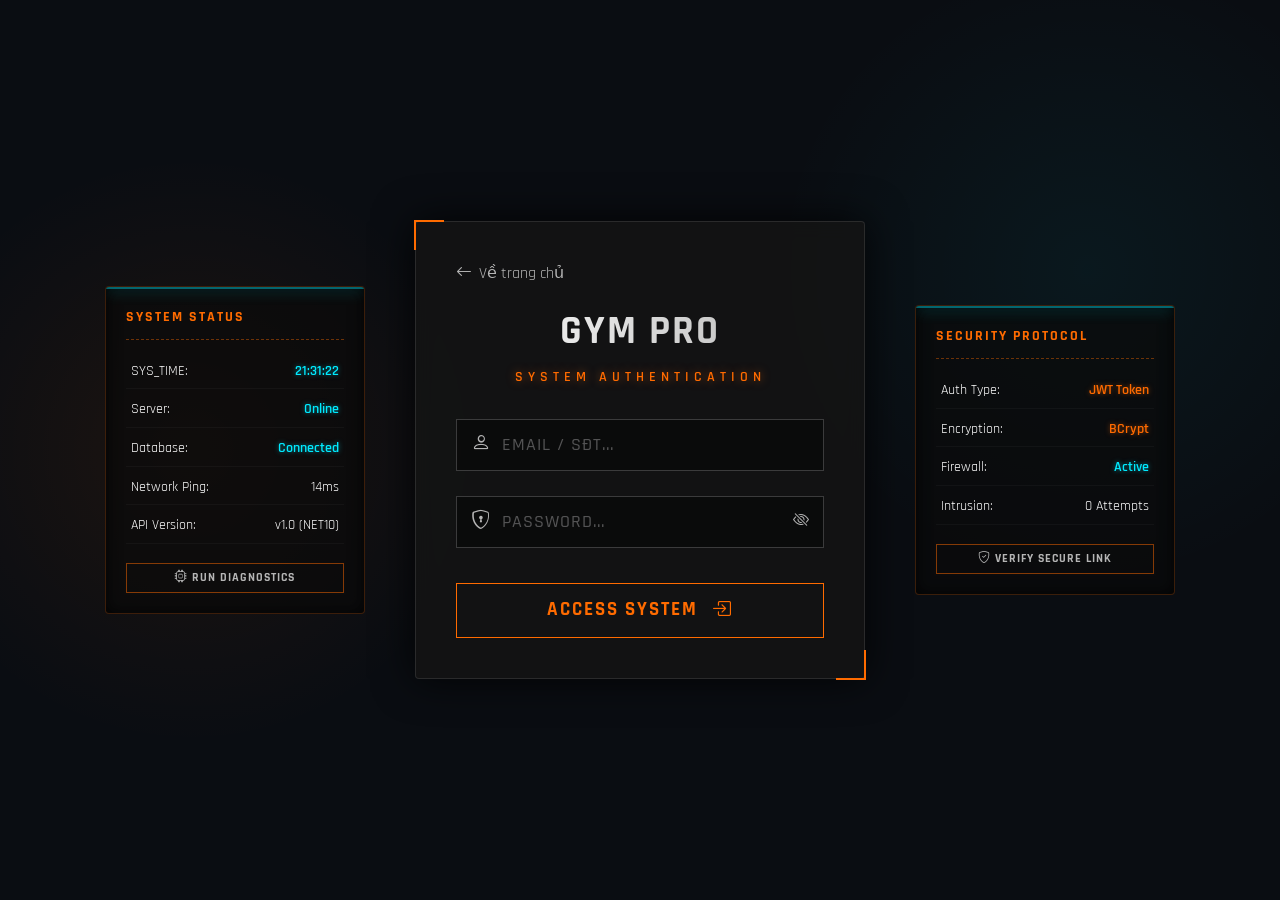
<file: Fronend/packages.html>
<!doctype html>
<html lang="vi">
  <head>
    <meta charset="UTF-8" />
    <meta name="viewport" content="width=device-width, initial-scale=1.0" />
    <title>Gói tập & Dịch vụ - GYM PRO MANAGEMENT</title>
    <link
      href="https://cdn.jsdelivr.net/npm/bootstrap@5.3.0/dist/css/bootstrap.min.css"
      rel="stylesheet"
    />
    <link
      rel="stylesheet"
      href="https://cdn.jsdelivr.net/npm/bootstrap-icons@1.11.0/font/bootstrap-icons.css"
    />
    <style>
      :root {
        --gym-orange: #ff6b00;
        --gym-dark-bg: #f8f9fa;
        --card-teal: #21a38b;
        --card-dark: #2c3545;
      }
      body {
        font-family: "Segoe UI", Tahoma, Geneva, Verdana, sans-serif;
        background-color: var(--gym-dark-bg);
      }
      .sidebar {
        width: 240px;
        position: fixed;
        top: 0;
        bottom: 0;
        left: 0;
        z-index: 100;
        background-color: #ffffff;
        border-right: 1px solid #e5e5e5;
        padding-top: 20px;
      }
      .sidebar .nav-link {
        color: #6c757d;
        font-weight: 500;
        padding: 12px 24px;
        display: flex;
        align-items: center;
        gap: 12px;
        border-left: 4px solid transparent;
        text-decoration: none;
      }
      .sidebar .nav-link:hover {
        color: var(--gym-orange);
        background-color: #fdf8f5;
      }
      .sidebar .nav-link.active {
        color: #ffffff;
        background-color: var(--gym-orange);
        border-left: 4px solid #d45900;
        border-radius: 0 8px 8px 0;
        margin-right: 15px;
      }
      .main-content {
        margin-left: 240px;
        padding: 20px 40px;
      }
      .dashboard-block {
        background: #ffffff;
        border-radius: 12px;
        padding: 20px;
        box-shadow: 0 2px 12px rgba(0, 0, 0, 0.04);
      }
      .avatar-img {
        width: 35px;
        height: 35px;
        object-fit: cover;
        border-radius: 50%;
      }
      .search-box {
        background-color: #f1f3f5;
        border: none;
        border-radius: 20px;
        padding-left: 40px;
      }
      .search-wrapper {
        position: relative;
      }
      .search-wrapper i {
        position: absolute;
        left: 15px;
        top: 50%;
        transform: translateY(-50%);
        color: #adb5bd;
      }
      .pricing-card {
        background: #ffffff;
        border: none;
        border-radius: 12px;
        overflow: hidden;
        box-shadow: 0 4px 15px rgba(0, 0, 0, 0.05);
        height: 100%;
        display: flex;
        flex-direction: column;
        transition: transform 0.2s;
      }
      .pricing-card:hover {
        transform: translateY(-5px);
      }
      .pricing-header {
        padding: 25px 20px;
        color: white;
        position: relative;
        text-align: center;
      }
      .pricing-title {
        font-size: 16px;
        font-weight: 600;
        margin-bottom: 8px;
        text-transform: uppercase;
        letter-spacing: 0.5px;
      }
      .pricing-price {
        font-size: 26px;
        font-weight: 700;
        margin: 0;
      }
      .pricing-body {
        padding: 20px;
        flex: 1;
        display: flex;
        flex-direction: column;
      }
      .feature-list {
        list-style: none;
        padding: 0;
        margin: 0 0 20px 0;
        flex: 1;
      }
      .feature-list li {
        margin-bottom: 12px;
        font-size: 14px;
        color: #495057;
        display: flex;
        align-items: center;
        gap: 10px;
        font-weight: 500;
      }
      .btn-action-custom {
        font-size: 13px;
        padding: 4px 10px;
        border-radius: 6px;
      }
    </style>
  </head>
  <body>
    <div class="sidebar">
      <div class="px-4 mb-4 d-flex align-items-center gap-2">
        <span class="fs-4 text-warning"><i class="bi bi-dumbbell"></i></span>
        <span class="fw-bold fs-5 text-dark"
          >GYM PRO<br /><small
            class="fs-6 text-muted"
            style="font-size: 11px; letter-spacing: 1px"
            >MANAGEMENT</small
          ></span
        >
      </div>

      <ul class="nav flex-column mt-4">
        <li class="nav-item">
          <a class="nav-link" href="index.html"
            ><i class="bi bi-grid-fill"></i> Tổng quan</a
          >
        </li>
        <li class="nav-item">
          <a class="nav-link" href="member.html"
            ><i class="bi bi-people"></i> Quản lý Hội viên</a
          >
        </li>
        <li class="nav-item" id="menu-package">
          <a class="nav-link active" href="packages.html"
            ><i class="bi bi-box-seam"></i> Gói tập & Dịch vụ</a
          >
        </li>
        <li class="nav-item">
          <a class="nav-link" href="checkin.html"
            ><i class="bi bi-calendar-check"></i> Lịch sử Check-in</a
          >
        </li>
        <li class="nav-item">
          <a class="nav-link" href="subscription.html"
            ><i class="bi bi-person-badge"></i> Thẻ tập & Bảo lưu</a
          >
        </li>
        <li class="nav-item">
          <a class="nav-link" href="report.html"
            ><i class="bi bi-bar-chart-line"></i> Báo cáo & Tài chính</a
          >
        </li>
      </ul>
    </div>

    <div class="main-content">
      <div class="d-flex justify-content-between align-items-center mb-4 py-2">
        <div class="search-wrapper">
          <i class="bi bi-search"></i>
          <input
            type="text"
            class="form-control search-box"
            placeholder="Tìm kiếm gói tập..."
            style="width: 300px"
          />
        </div>

        <div class="d-flex align-items-center gap-4">
          <a href="#" class="text-muted position-relative fs-5"
            ><i class="bi bi-chat-left-text"></i
          ></a>
          <a href="#" class="text-muted position-relative fs-5">
            <i class="bi bi-bell"></i>
            <span
              class="position-absolute top-0 start-100 translate-middle p-1 bg-danger border border-light rounded-circle"
            ></span>
          </a>
          <span class="text-muted small fw-medium">Hôm nay</span>
          <div class="d-flex align-items-center gap-2">
            <div class="text-end">
              <div
                class="fw-bold text-dark mb-0"
                style="font-size: 14px"
                id="userRoleDisplay"
              >
                Quản trị viên
              </div>
              <small
                class="text-muted"
                style="font-size: 12px"
                id="userNameDisplay"
                >Bùi Hoàng Anh</small
              >
            </div>
            <img
              src="https://images.unsplash.com/photo-1535713875002-d1d0cf377fde?auto=format&fit=crop&w=100&q=80"
              alt="Admin Avatar"
              class="avatar-img border border-2 border-warning"
            />
          </div>
          <button
            class="btn btn-outline-danger btn-sm rounded-pill px-3 ms-2"
            onclick="dangXuat()"
          >
            Đăng xuất
          </button>
        </div>
      </div>

      <div class="d-flex justify-content-between align-items-center mb-4">
        <h5
          class="fw-bold text-dark m-0"
          style="text-transform: uppercase; letter-spacing: 0.5px"
        >
          GÓI TẬP & DỊCH VỤ
        </h5>
        <button
          class="btn text-white fw-bold btn-sm px-3 shadow-sm"
          style="background-color: var(--gym-orange); border: none"
          onclick="moModalThem()"
        >
          <i class="bi bi-plus-lg"></i> Thêm Gói Tập Mới
        </button>
      </div>

      <div class="row g-4 mb-5" id="pricing-cards-container"></div>

      <div class="dashboard-block">
        <h6
          class="fw-bold text-dark mb-4 text-uppercase"
          style="letter-spacing: 0.5px"
        >
          DANH SÁCH CHI TIẾT TẤT CẢ CÁC GÓI TẬP
        </h6>
        <div class="table-responsive">
          <table
            class="table table-hover align-middle mb-0"
            style="font-size: 14px"
          >
            <thead class="table-light text-secondary">
              <tr>
                <th class="ps-3 border-top-0">Mã Gói</th>
                <th class="border-top-0">Tên Gói Tập</th>
                <th class="border-top-0">Thời hạn</th>
                <th class="border-top-0">Đơn giá</th>
                <th class="border-top-0">Trạng thái</th>
                <th class="text-end border-top-0">Hành động</th>
              </tr>
            </thead>
            <tbody id="bangGoiTap">
              <tr>
                <td colspan="6" class="text-center py-5 text-muted">
                  Đang tải dữ liệu...
                </td>
              </tr>
            </tbody>
          </table>
        </div>
      </div>
    </div>

    <div class="modal fade" id="modalGoiTap" tabindex="-1">
      <div class="modal-dialog">
        <div class="modal-content border-0 shadow">
          <div class="modal-header bg-light">
            <h5 class="modal-title text-primary fw-bold" id="modalTitle">
              Thêm Gói Tập Mới
            </h5>
            <button
              type="button"
              class="btn-close"
              data-bs-dismiss="modal"
            ></button>
          </div>
          <div class="modal-body p-4">
            <form id="formGoiTap">
              <input type="hidden" id="txtIdGoi" />
              <div class="mb-3">
                <label
                  class="form-label text-muted fw-bold"
                  style="font-size: 13px"
                  >Tên gói tập</label
                >
                <input
                  type="text"
                  class="form-control"
                  id="txtTenGoi"
                  placeholder="Ví dụ: Gym 3 Tháng"
                  required
                />
              </div>
              <div class="mb-3">
                <label
                  class="form-label text-muted fw-bold"
                  style="font-size: 13px"
                  >Số ngày hiệu lực</label
                >
                <input
                  type="number"
                  class="form-control"
                  id="txtSoNgay"
                  placeholder="Ví dụ: 90"
                  required
                />
              </div>
              <div class="mb-4">
                <label
                  class="form-label text-muted fw-bold"
                  style="font-size: 13px"
                  >Đơn giá (VNĐ)</label
                >
                <input
                  type="number"
                  class="form-control"
                  id="txtGia"
                  placeholder="Ví dụ: 1500000"
                  required
                />
              </div>
              <div class="text-end">
                <button
                  type="button"
                  class="btn btn-light border fw-bold"
                  data-bs-dismiss="modal"
                >
                  Hủy
                </button>
                <button
                  type="submit"
                  class="btn btn-primary fw-bold"
                  id="btnLuuGoiTap"
                >
                  Lưu thông tin
                </button>
              </div>
            </form>
          </div>
        </div>
      </div>
    </div>

    <script src="https://cdn.jsdelivr.net/npm/bootstrap@5.3.0/dist/js/bootstrap.bundle.min.js"></script>
    <script src="./assets/js/api.js"></script>
    <script>
      if (typeof kiemTraDangNhap === "function") {
        kiemTraDangNhap();
      }

      function phanQuyenGiaoDien() {
        const role = localStorage.getItem("userRole");
        if (role === "Receptionist") {
          const menuPackage = document.getElementById("menu-package");
          const menuReport = document.getElementById("menu-report");
          if (menuPackage) menuPackage.style.display = "none";
          if (menuReport) menuReport.style.display = "none";
        }
        const userRoleDisplay = document.getElementById("userRoleDisplay");
        if (userRoleDisplay) {
          userRoleDisplay.innerText =
            role === "Admin" ? "Quản trị viên" : "Nhân viên Lễ tân";
        }
      }
      phanQuyenGiaoDien();

      function dangXuat() {
        localStorage.clear();
        window.location.href = "login.html";
      }

      const myModalGoiTap = new bootstrap.Modal(
        document.getElementById("modalGoiTap"),
      );

      async function taiDanhSachGoiTap() {
        const res = await callApi("/Package", "GET");
        const tbody = document.getElementById("bangGoiTap");
        const cardsContainer = document.getElementById(
          "pricing-cards-container",
        );

        tbody.innerHTML = "";
        cardsContainer.innerHTML = "";

        if (res && res.status === 200 && res.data.data) {
          const dsGoi = res.data.data;

          if (dsGoi.length === 0) {
            tbody.innerHTML =
              "<tr><td colspan='6' class='text-center py-5 text-muted'>Hệ thống chưa có gói tập nào.</td></tr>";
            return;
          }

          const top3 = dsGoi.slice(0, 3);
          const bgColors = [
            "var(--gym-orange)",
            "var(--card-teal)",
            "var(--card-dark)",
          ];

          top3.forEach((goi, index) => {
            const color = bgColors[index % bgColors.length];
            cardsContainer.innerHTML += `
              <div class="col-md-4">
                <div class="pricing-card border-0">
                  <div class="pricing-header" style="background-color: ${color};">
                    <div class="pricing-title">${goi.name}</div>
                    <div class="pricing-price">${goi.price.toLocaleString("vi-VN")} đ</div>
                  </div>
                  <div class="pricing-body">
                    <ul class="feature-list">
                      <li><i class="bi bi-check-circle-fill fs-5" style="color: ${color}"></i> Hiệu lực: <strong class="ms-1">${goi.duration_in_days} ngày</strong></li>
                      <li><i class="bi bi-check-circle-fill fs-5" style="color: ${color}"></i> Áp dụng toàn thời gian</li>
                      <li><i class="bi bi-check-circle-fill fs-5" style="color: ${color}"></i> Truy cập tất cả các máy tập</li>
                    </ul>
                    <div class="d-flex gap-2 mt-auto">
                      <button class="btn btn-outline-dark fw-bold w-100" onclick="moModalSua(${goi.id}, '${goi.name}', ${goi.duration_in_days}, ${goi.price})">
                        <i class="bi bi-pencil"></i> Chỉnh Sửa
                      </button>
                    </div>
                  </div>
                </div>
              </div>
            `;
          });

          dsGoi.forEach((goi) => {
            tbody.innerHTML += `
              <tr>
                <td class="ps-3 fw-bold text-muted">#PKG${goi.id}</td>
                <td class="fw-bold text-dark">${goi.name}</td>
                <td><span class="badge bg-light text-dark border px-2 py-1">${goi.duration_in_days} ngày</span></td>
                <td class="text-danger fw-bold">${goi.price.toLocaleString("vi-VN")} đ</td>
                <td><span class="badge bg-success px-2 py-1">Đang Bán</span></td>
                <td class="text-end text-nowrap">
                  <button class="btn btn-outline-primary btn-action-custom me-1 shadow-sm" onclick="moModalSua(${goi.id}, '${goi.name}', ${goi.duration_in_days}, ${goi.price})"><i class="bi bi-pencil-square"></i> Sửa</button>
                  <button class="btn btn-outline-danger btn-action-custom shadow-sm" onclick="xoaGoiTap(${goi.id})"><i class="bi bi-trash"></i> Xóa</button>
                </td>
              </tr>
            `;
          });
        } else {
          tbody.innerHTML =
            "<tr><td colspan='6' class='text-center text-danger py-5'>Lỗi kết nối máy chủ API.</td></tr>";
        }
      }

      function moModalThem() {
        document.getElementById("modalTitle").innerText = "Thêm Gói Tập Mới";
        document.getElementById("formGoiTap").reset();
        document.getElementById("txtIdGoi").value = "";
        myModalGoiTap.show();
      }

      function moModalSua(id, name, duration, price) {
        document.getElementById("modalTitle").innerText =
          "Sửa Thông Tin Gói Tập";
        document.getElementById("txtIdGoi").value = id;
        document.getElementById("txtTenGoi").value = name;
        document.getElementById("txtSoNgay").value = duration;
        document.getElementById("txtGia").value = price;
        myModalGoiTap.show();
      }

      document
        .getElementById("formGoiTap")
        .addEventListener("submit", async function (e) {
          e.preventDefault();
          const id = document.getElementById("txtIdGoi").value;
          const data = {
            name: document.getElementById("txtTenGoi").value,
            duration_in_days: parseInt(
              document.getElementById("txtSoNgay").value,
            ),
            price: parseFloat(document.getElementById("txtGia").value),
          };

          const btnLuu = document.getElementById("btnLuuGoiTap");
          btnLuu.innerText = "Đang lưu...";
          btnLuu.disabled = true;

          let res = id
            ? await callApi("/Package/" + id, "PUT", data)
            : await callApi("/Package", "POST", data);

          btnLuu.innerText = "Lưu thông tin";
          btnLuu.disabled = false;

          if (res && (res.status === 200 || res.status === 201)) {
            myModalGoiTap.hide();
            taiDanhSachGoiTap();
          } else {
            alert("Có lỗi xảy ra, vui lòng kiểm tra lại thông tin!");
          }
        });

      async function xoaGoiTap(id) {
        if (
          confirm(
            "Bạn có chắc chắn muốn xóa gói tập này không? Nếu có hội viên đang dùng gói này thì sẽ không xóa được đâu nhé!",
          )
        ) {
          const res = await callApi("/Package/" + id, "DELETE");
          if (res && res.status === 200) {
            taiDanhSachGoiTap();
          } else {
            alert("Không thể xóa. Gói tập này đang được sử dụng bởi hội viên!");
          }
        }
      }

      taiDanhSachGoiTap();
    </script>
  </body>
</html>
</file>
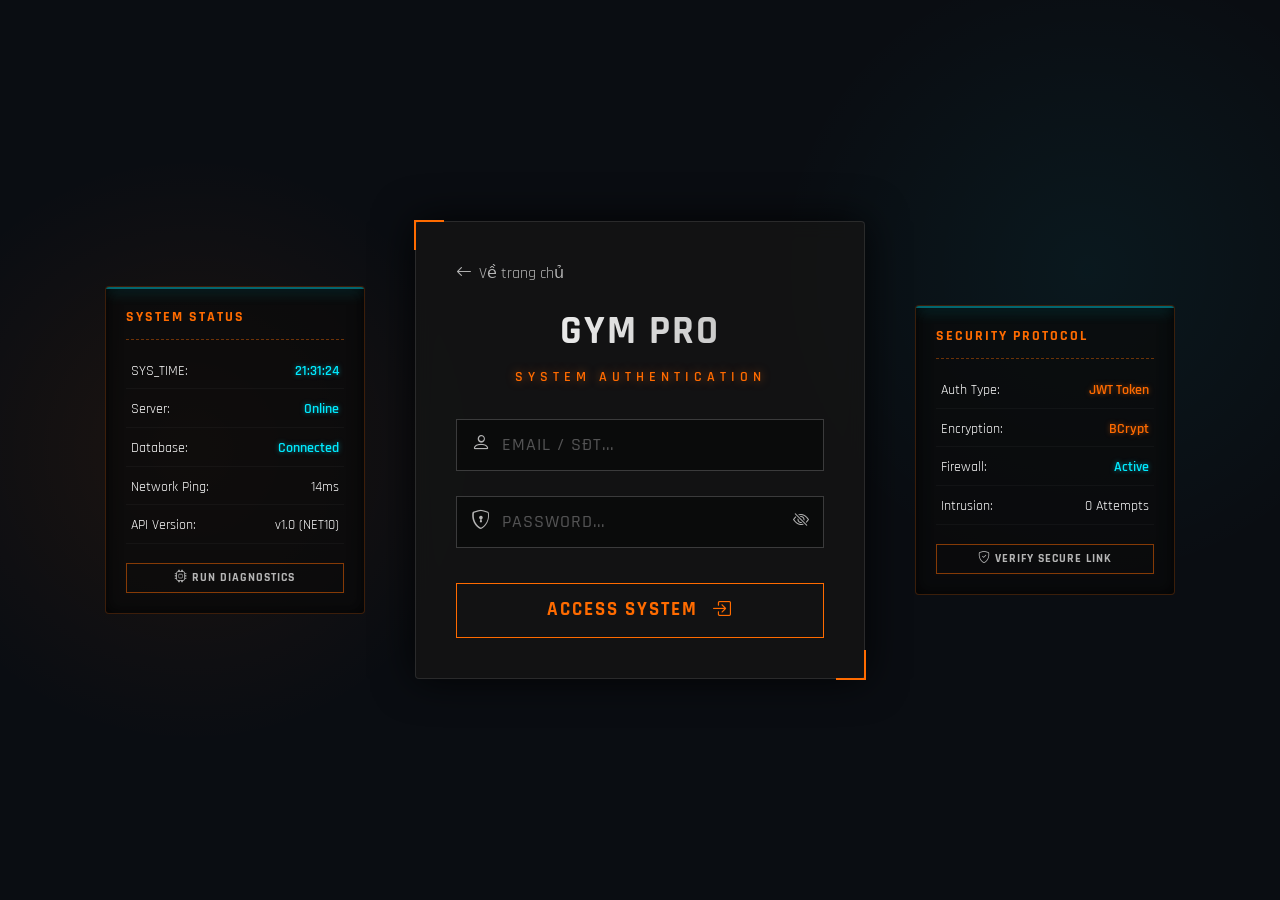
<file: Fronend/report.html>
<!doctype html>
<html lang="vi">
  <head>
    <meta charset="UTF-8" />
    <meta name="viewport" content="width=device-width, initial-scale=1.0" />
    <title>Báo cáo & Tài chính - GYM PRO MANAGEMENT</title>
    <link
      href="https://cdn.jsdelivr.net/npm/bootstrap@5.3.0/dist/css/bootstrap.min.css"
      rel="stylesheet"
    />
    <link
      rel="stylesheet"
      href="https://cdn.jsdelivr.net/npm/bootstrap-icons@1.11.0/font/bootstrap-icons.css"
    />
    <style>
      :root {
        --gym-orange: #ff6b00;
        --gym-dark-bg: #f8f9fa;
        --gym-sidebar-active: #fff3eb;
      }
      body {
        font-family: "Segoe UI", Tahoma, Geneva, Verdana, sans-serif;
        background-color: var(--gym-dark-bg);
      }

      .sidebar {
        width: 240px;
        position: fixed;
        top: 0;
        bottom: 0;
        left: 0;
        z-index: 100;
        background-color: #ffffff;
        border-right: 1px solid #e5e5e5;
        padding-top: 20px;
      }
      .sidebar .nav-link {
        color: #6c757d;
        font-weight: 500;
        padding: 12px 24px;
        display: flex;
        align-items: center;
        gap: 12px;
        border-left: 4px solid transparent;
        text-decoration: none;
      }
      .sidebar .nav-link:hover {
        color: var(--gym-orange);
        background-color: #fdf8f5;
      }
      .sidebar .nav-link.active {
        color: #ffffff;
        background-color: var(--gym-orange);
        border-left: 4px solid #d45900;
        border-radius: 0 8px 8px 0;
        margin-right: 15px;
      }

      .main-content {
        margin-left: 240px;
        padding: 20px 40px;
      }
      .avatar-img {
        width: 35px;
        height: 35px;
        object-fit: cover;
        border-radius: 50%;
      }
      .search-box {
        background-color: #f1f3f5;
        border: none;
        border-radius: 20px;
        padding-left: 40px;
      }
      .search-wrapper {
        position: relative;
      }
      .search-wrapper i {
        position: absolute;
        left: 15px;
        top: 50%;
        transform: translateY(-50%);
        color: #adb5bd;
      }
      .dashboard-block {
        background: #ffffff;
        border-radius: 12px;
        padding: 20px;
        box-shadow: 0 2px 12px rgba(0, 0, 0, 0.04);
      }

      .nav-pills .nav-link {
        color: #6c757d;
        background-color: #ffffff;
        border: 1px solid #dee2e6;
        border-radius: 6px;
        font-weight: 600;
        padding: 8px 20px;
        margin-right: 10px;
        transition: all 0.2s ease-in-out;
      }
      .nav-pills .nav-link.active {
        background-color: var(--gym-orange);
        color: #ffffff;
        border-color: var(--gym-orange);
      }
    </style>
  </head>
  <body>
    <div class="sidebar">
      <div class="px-4 mb-4 d-flex align-items-center gap-2">
        <span class="fs-4 text-warning"><i class="bi bi-dumbbell"></i></span>
        <span class="fw-bold fs-5 text-dark"
          >GYM PRO<br /><small
            class="fs-6 text-muted"
            style="font-size: 11px; letter-spacing: 1px"
            >MANAGEMENT</small
          ></span
        >
      </div>

      <ul class="nav flex-column mt-4">
        <li class="nav-item">
          <a class="nav-link" href="index.html"
            ><i class="bi bi-grid-fill"></i> Tổng quan</a
          >
        </li>
        <li class="nav-item">
          <a class="nav-link" href="member.html"
            ><i class="bi bi-people"></i> Quản lý Hội viên</a
          >
        </li>
        <li class="nav-item" id="menu-package">
          <a class="nav-link" href="packages.html"
            ><i class="bi bi-box-seam"></i> Gói tập & Dịch vụ</a
          >
        </li>
        <li class="nav-item">
          <a class="nav-link" href="checkin.html"
            ><i class="bi bi-calendar-check"></i> Lịch sử Check-in</a
          >
        </li>
        <li class="nav-item">
          <a class="nav-link" href="subscription.html"
            ><i class="bi bi-person-badge"></i> Thẻ tập & Bảo lưu</a
          >
        </li>
        <li class="nav-item">
          <a class="nav-link active" href="report.html"
            ><i class="bi bi-bar-chart-line"></i> Báo cáo & Tài chính</a
          >
        </li>
      </ul>
    </div>

    <div class="main-content">
      <div class="d-flex justify-content-between align-items-center mb-4 py-2">
        <div class="search-wrapper style-w">
          <i class="bi bi-search"></i>
          <input
            type="text"
            class="form-control search-box"
            placeholder="Tìm kiếm..."
            style="width: 300px"
          />
        </div>

        <div class="d-flex align-items-center gap-4">
          <a href="#" class="text-muted position-relative fs-5"
            ><i class="bi bi-chat-left-text"></i
          ></a>
          <a href="#" class="text-muted position-relative fs-5">
            <i class="bi bi-bell"></i>
            <span
              class="position-absolute top-0 start-100 translate-middle p-1 bg-danger border border-light rounded-circle"
            ></span>
          </a>
          <span class="text-muted small fw-medium">Hôm nay</span>
          <div class="d-flex align-items-center gap-2">
            <div class="text-end">
              <div
                class="fw-bold text-dark mb-0"
                style="font-size: 14px"
                id="userRoleDisplay"
              >
                Quản trị viên
              </div>
              <small
                class="text-muted"
                style="font-size: 12px"
                id="userNameDisplay"
                >Bùi Hoàng Anh</small
              >
            </div>
            <img
              src="https://images.unsplash.com/photo-1535713875002-d1d0cf377fde?auto=format&fit=crop&w=100&q=80"
              alt="Avatar"
              class="avatar-img border border-2 border-warning"
            />
          </div>
          <button
            class="btn btn-outline-danger btn-sm rounded-pill px-3 ms-2"
            onclick="dangXuat()"
          >
            Đăng xuất
          </button>
        </div>
      </div>

      <h4 class="fw-bold text-dark mb-4 text-uppercase">BÁO CÁO & TÀI CHÍNH</h4>

      <div class="dashboard-block">
        <div
          class="d-flex justify-content-between align-items-center mb-4 border-bottom pb-3"
        >
          <ul class="nav nav-pills" id="pills-tab" role="tablist">
            <li class="nav-item" role="presentation">
              <button
                class="nav-link active"
                id="pills-expiring-tab"
                data-bs-toggle="pill"
                data-bs-target="#pills-expiring"
                type="button"
                role="tab"
                onclick="taiBaoCao()"
              >
                Thẻ sắp hết hạn
              </button>
            </li>
            <li class="nav-item" role="presentation">
              <button
                class="nav-link"
                id="pills-frozen-tab"
                data-bs-toggle="pill"
                data-bs-target="#pills-frozen"
                type="button"
                role="tab"
                onclick="taiDanhSachBaoLuu()"
              >
                Danh sách đang bảo lưu
              </button>
            </li>
          </ul>
          <button class="btn btn-success fw-bold btn-sm px-3 shadow-sm">
            <i class="bi bi-file-earmark-excel"></i> Xuất Excel
          </button>
        </div>

        <div class="tab-content" id="pills-tabContent">
          <div
            class="tab-pane fade show active"
            id="pills-expiring"
            role="tabpanel"
          >
            <div class="table-responsive">
              <table
                class="table table-hover align-middle mb-0"
                style="font-size: 14px"
              >
                <thead class="table-light text-secondary">
                  <tr>
                    <th
                      class="ps-3 border-top-0 border-bottom-2 border-warning"
                    >
                      Mã Thẻ
                    </th>
                    <th class="border-top-0 border-bottom-2 border-warning">
                      Mã HV
                    </th>
                    <th class="border-top-0 border-bottom-2 border-warning">
                      Tên Gói
                    </th>
                    <th class="border-top-0 border-bottom-2 border-warning">
                      Ngày Đăng Ký
                    </th>
                    <th class="border-top-0 border-bottom-2 border-warning">
                      Ngày Hết Hạn
                    </th>
                    <th
                      class="text-center border-top-0 border-bottom-2 border-warning"
                    >
                      Trạng thái
                    </th>
                  </tr>
                </thead>
                <tbody id="bangBaoCao">
                  <tr>
                    <td colspan="6" class="text-center py-4 text-muted">
                      Đang tải dữ liệu...
                    </td>
                  </tr>
                </tbody>
              </table>
            </div>
          </div>

          <div class="tab-pane fade" id="pills-frozen" role="tabpanel">
            <div class="table-responsive">
              <table
                class="table table-hover align-middle mb-0"
                style="font-size: 14px"
              >
                <thead class="table-light text-secondary">
                  <tr>
                    <th class="ps-3 border-top-0 border-bottom-2 border-info">
                      Mã Thẻ
                    </th>
                    <th class="border-top-0 border-bottom-2 border-info">
                      Tên Hội viên
                    </th>
                    <th class="border-top-0 border-bottom-2 border-info">
                      Ngày bắt đầu nghỉ
                    </th>
                    <th class="border-top-0 border-bottom-2 border-info">
                      Ngày tập lại
                    </th>
                    <th
                      class="text-center border-top-0 border-bottom-2 border-info"
                    >
                      Số ngày bảo lưu
                    </th>
                    <th
                      class="text-center border-top-0 border-bottom-2 border-info"
                    >
                      Tiến độ
                    </th>
                  </tr>
                </thead>
                <tbody id="bangBaoLuu">
                  <tr>
                    <td colspan="6" class="text-center py-4 text-muted">
                      Đang tải dữ liệu...
                    </td>
                  </tr>
                </tbody>
              </table>
            </div>
          </div>
        </div>
      </div>
    </div>

    <script src="https://cdn.jsdelivr.net/npm/bootstrap@5.3.0/dist/js/bootstrap.bundle.min.js"></script>
    <script src="./assets/js/api.js"></script>
    <script>
      if (typeof kiemTraDangNhap === "function") {
        kiemTraDangNhap();
      }

      function phanQuyenGiaoDien() {
        const role = localStorage.getItem("userRole");
        if (role === "Receptionist") {
          const menuPackage = document.getElementById("menu-package");
          const menuReport = document.getElementById("menu-report");
          if (menuPackage) menuPackage.style.display = "none";
          if (menuReport) menuReport.style.display = "none";
        }
        const userRoleDisplay = document.getElementById("userRoleDisplay");
        if (userRoleDisplay) {
          userRoleDisplay.innerText =
            role === "Admin" ? "Quản trị viên" : "Nhân viên Lễ tân";
        }
      }
      phanQuyenGiaoDien();

      function dangXuat() {
        localStorage.clear();
        window.location.href = "login.html";
      }

      async function taiBaoCao() {
        const res = await callApi("/Report/Expiring", "GET");
        const tbody = document.getElementById("bangBaoCao");
        tbody.innerHTML = "";

        if (res && res.status === 200 && res.data.data) {
          if (res.data.data.length === 0) {
            tbody.innerHTML =
              "<tr><td colspan='6' class='text-center py-5 text-success fw-bold'>Tuyệt vời! Hiện tại không có thẻ nào sắp hết hạn.</td></tr>";
            return;
          }

          res.data.data.forEach((the) => {
            const ngayDk = the.start_date ? the.start_date.split("T")[0] : "";
            const ngayHh = the.end_date ? the.end_date.split("T")[0] : "";

            tbody.innerHTML += `
            <tr>
              <td class="ps-3 fw-bold text-muted">#SUB${the.id}</td>
              <td class="fw-bold text-dark">HV-${the.member_id}</td>
              <td class="text-primary fw-bold">${the.package_name || "Gói tập Gym/Yoga"}</td>
              <td>${ngayDk}</td>
              <td class="text-danger fw-bold">${ngayHh}</td>
              <td class="text-center"><span class="badge bg-danger px-3 py-1 rounded-pill shadow-sm">Sắp hết hạn</span></td>
            </tr>
          `;
          });
        } else {
          tbody.innerHTML =
            "<tr><td colspan='6' class='text-center text-danger py-5'>Lỗi kết nối máy chủ API.</td></tr>";
        }
      }

      async function taiDanhSachBaoLuu() {
        const res = await callApi("/Report/Frozen", "GET");
        const tbody = document.getElementById("bangBaoLuu");
        tbody.innerHTML = "";

        if (res && res.status === 200 && res.data.data) {
          if (res.data.data.length === 0) {
            tbody.innerHTML =
              "<tr><td colspan='6' class='text-center py-5 text-muted'>Hiện tại không có hội viên nào đang bảo lưu thẻ.</td></tr>";
            return;
          }

          res.data.data.forEach((f) => {
            const batDau = f.start_date ? f.start_date.split("T")[0] : "";
            const ketThuc = f.end_date ? f.end_date.split("T")[0] : "";

            tbody.innerHTML += `
            <tr>
              <td class="ps-3 fw-bold text-muted">#SUB${f.subscription_id}</td>
              <td class="fw-bold text-dark">${f.member_name}</td>
              <td>${batDau}</td>
              <td class="text-primary fw-bold">${ketThuc}</td>
              <td class="text-center"><span class="text-dark fw-bold">${f.total_days} ngày</span></td>
              <td class="text-center">
                <span class="badge bg-secondary px-3 py-1 rounded-pill">Còn lại ${f.remaining_days} ngày</span>
              </td>
            </tr>
          `;
          });
        } else {
          tbody.innerHTML =
            "<tr><td colspan='6' class='text-center text-danger py-5'>Lỗi lấy dữ liệu bảo lưu.</td></tr>";
        }
      }

      taiBaoCao();
    </script>
  </body>
</html>
</file>
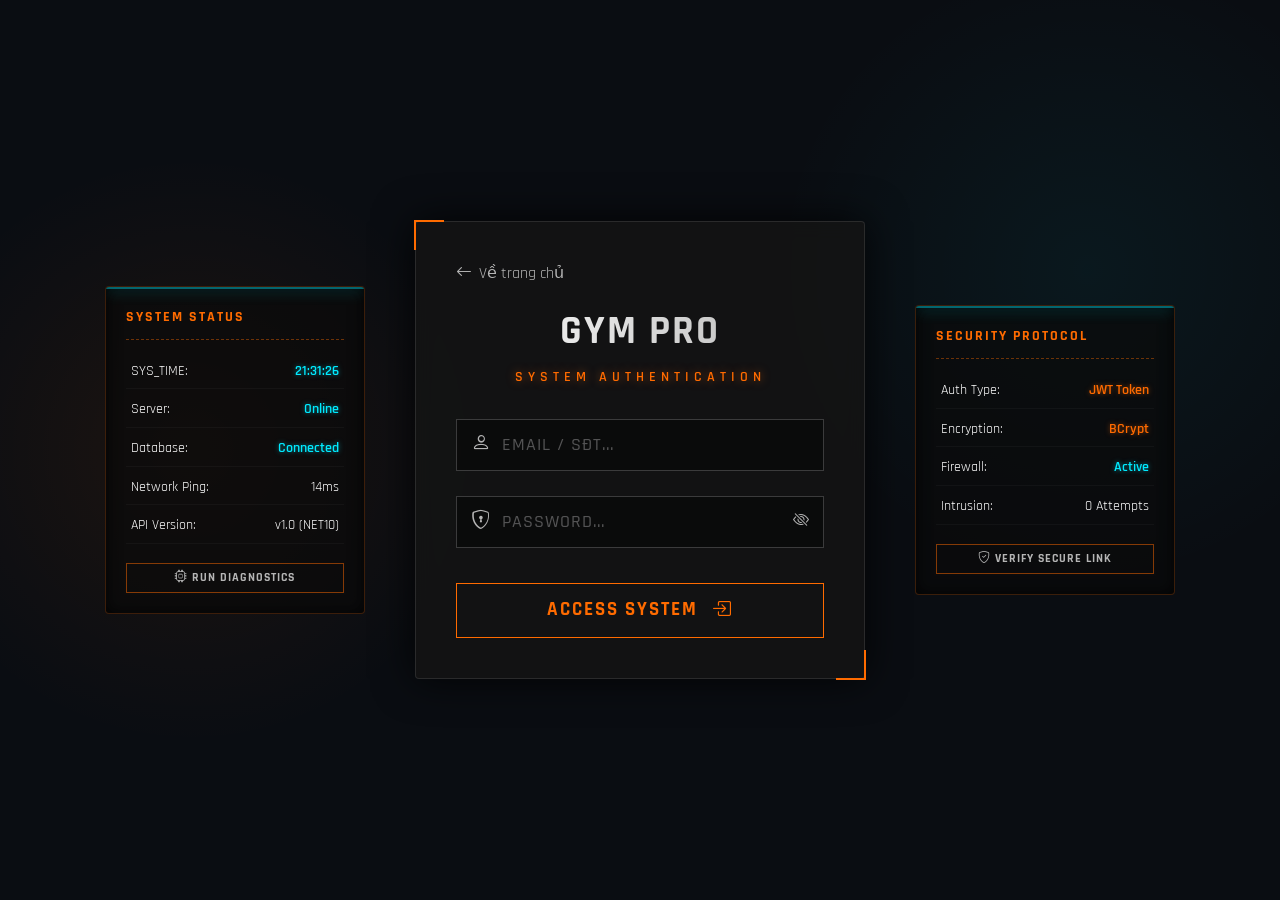
<file: Fronend/subscription.html>
<!doctype html>
<html lang="vi">
  <head>
    <meta charset="UTF-8" />
    <meta name="viewport" content="width=device-width, initial-scale=1.0" />
    <title>Thẻ tập & Bảo lưu - GYM PRO MANAGEMENT</title>
    <link
      href="https://cdn.jsdelivr.net/npm/bootstrap@5.3.0/dist/css/bootstrap.min.css"
      rel="stylesheet"
    />
    <link
      rel="stylesheet"
      href="https://cdn.jsdelivr.net/npm/bootstrap-icons@1.11.0/font/bootstrap-icons.css"
    />
    <style>
      :root {
        --gym-orange: #ff6b00;
        --gym-dark-bg: #f8f9fa;
        --gym-sidebar-active: #fff3eb;
      }
      body {
        font-family: "Segoe UI", Tahoma, Geneva, Verdana, sans-serif;
        background-color: var(--gym-dark-bg);
      }

      .sidebar {
        width: 240px;
        position: fixed;
        top: 0;
        bottom: 0;
        left: 0;
        z-index: 100;
        background-color: #ffffff;
        border-right: 1px solid #e5e5e5;
        padding-top: 20px;
      }
      .sidebar .nav-link {
        color: #6c757d;
        font-weight: 500;
        padding: 12px 24px;
        display: flex;
        align-items: center;
        gap: 12px;
        border-left: 4px solid transparent;
        text-decoration: none;
      }
      .sidebar .nav-link:hover {
        color: var(--gym-orange);
        background-color: #fdf8f5;
      }
      .sidebar .nav-link.active {
        color: #ffffff;
        background-color: var(--gym-orange);
        border-left: 4px solid #d45900;
        border-radius: 0 8px 8px 0;
        margin-right: 15px;
      }

      .main-content {
        margin-left: 240px;
        padding: 20px 40px;
      }
      .avatar-img {
        width: 35px;
        height: 35px;
        object-fit: cover;
        border-radius: 50%;
      }
      .search-box {
        background-color: #f1f3f5;
        border: none;
        border-radius: 20px;
        padding-left: 40px;
      }
      .search-wrapper {
        position: relative;
      }
      .search-wrapper i {
        position: absolute;
        left: 15px;
        top: 50%;
        transform: translateY(-50%);
        color: #adb5bd;
      }
      .dashboard-block {
        background: #ffffff;
        border-radius: 12px;
        padding: 25px;
        box-shadow: 0 2px 12px rgba(0, 0, 0, 0.04);
      }
    </style>
  </head>
  <body>
    <div class="sidebar">
      <div class="px-4 mb-4 d-flex align-items-center gap-2">
        <span class="fs-4 text-warning"><i class="bi bi-dumbbell"></i></span>
        <span class="fw-bold fs-5 text-dark"
          >GYM PRO<br /><small
            class="fs-6 text-muted"
            style="font-size: 11px; letter-spacing: 1px"
            >MANAGEMENT</small
          ></span
        >
      </div>

      <ul class="nav flex-column mt-4">
        <li class="nav-item">
          <a class="nav-link" href="index.html"
            ><i class="bi bi-grid-fill"></i> Tổng quan</a
          >
        </li>
        <li class="nav-item">
          <a class="nav-link" href="member.html"
            ><i class="bi bi-people"></i> Quản lý Hội viên</a
          >
        </li>
        <li class="nav-item" id="menu-package">
          <a class="nav-link" href="packages.html"
            ><i class="bi bi-box-seam"></i> Gói tập & Dịch vụ</a
          >
        </li>
        <li class="nav-item">
          <a class="nav-link" href="checkin.html"
            ><i class="bi bi-calendar-check"></i> Lịch sử Check-in</a
          >
        </li>
        <li class="nav-item">
          <a class="nav-link active" href="subscription.html"
            ><i class="bi bi-person-badge"></i> Thẻ tập & Bảo lưu</a
          >
        </li>
        <li class="nav-item">
          <a class="nav-link" href="report.html"
            ><i class="bi bi-bar-chart-line"></i> Báo cáo & Tài chính</a
          >
        </li>
      </ul>
    </div>

    <div class="main-content">
      <div class="d-flex justify-content-between align-items-center mb-4 py-2">
        <div class="search-wrapper style-w">
          <i class="bi bi-search"></i>
          <input
            type="text"
            class="form-control search-box"
            placeholder="Tìm kiếm..."
            style="width: 300px"
          />
        </div>

        <div class="d-flex align-items-center gap-4">
          <a href="#" class="text-muted position-relative fs-5"
            ><i class="bi bi-chat-left-text"></i
          ></a>
          <a href="#" class="text-muted position-relative fs-5">
            <i class="bi bi-bell"></i>
            <span
              class="position-absolute top-0 start-100 translate-middle p-1 bg-danger border border-light rounded-circle"
            ></span>
          </a>
          <span class="text-muted small fw-medium">Hôm nay</span>
          <div class="d-flex align-items-center gap-2">
            <div class="text-end">
              <div
                class="fw-bold text-dark mb-0"
                style="font-size: 14px"
                id="userRoleDisplay"
              >
                Quản trị viên
              </div>
              <small
                class="text-muted"
                style="font-size: 12px"
                id="userNameDisplay"
                >Bùi Hoàng Anh</small
              >
            </div>
            <img
              src="https://images.unsplash.com/photo-1535713875002-d1d0cf377fde?auto=format&fit=crop&w=100&q=80"
              alt="Avatar"
              class="avatar-img border border-2 border-warning"
            />
          </div>
          <button
            class="btn btn-outline-danger btn-sm rounded-pill px-3 ms-2"
            onclick="dangXuat()"
          >
            Đăng xuất
          </button>
        </div>
      </div>

      <h4 class="fw-bold text-dark mb-4 text-uppercase">
        QUẢN LÝ THẺ TẬP & BẢO LƯU
      </h4>

      <div class="dashboard-block mb-4 border-top border-primary border-4">
        <label class="form-label text-primary fw-bold mb-3"
          ><i class="bi bi-person-bounding-box me-2"></i> VUI LÒNG CHỌN HỘI VIÊN
          ĐỂ KIỂM TRA THẺ TẬP</label
        >
        <select
          class="form-select form-select-lg border-primary shadow-sm bg-light fw-semibold text-dark"
          id="cbHoiVien"
          onchange="taiDanhSachThe()"
        >
          <option value="">-- Đang tải danh sách hội viên --</option>
        </select>
      </div>

      <div class="dashboard-block">
        <h6 class="fw-bold text-dark mb-3 text-uppercase">
          <i class="bi bi-card-checklist me-2"></i> Danh sách thẻ đăng ký của
          hội viên
        </h6>
        <div class="table-responsive">
          <table
            class="table table-hover align-middle mb-0"
            style="font-size: 14px"
          >
            <thead class="table-light text-secondary">
              <tr>
                <th class="ps-3 border-top-0">Mã Thẻ</th>
                <th class="border-top-0">Ngày Đăng Ký</th>
                <th class="border-top-0">Ngày Hết Hạn</th>
                <th class="border-top-0">Trạng Thái</th>
                <th class="text-end border-top-0">Thao tác</th>
              </tr>
            </thead>
            <tbody id="bangTheTap">
              <tr>
                <td colspan="5" class="text-center py-5 text-muted">
                  Vui lòng chọn hội viên ở khung phía trên để hiển thị dữ liệu
                </td>
              </tr>
            </tbody>
          </table>
        </div>
      </div>
    </div>

    <div class="modal fade" id="modalBaoLuu" tabindex="-1">
      <div class="modal-dialog">
        <div
          class="modal-content border-0 shadow border-top border-warning border-4"
        >
          <div class="modal-header bg-light">
            <h5 class="modal-title text-warning fw-bold">
              <i class="bi bi-pause-circle me-2"></i> Thông tin Bảo lưu Thẻ
            </h5>
            <button
              type="button"
              class="btn-close"
              data-bs-dismiss="modal"
            ></button>
          </div>
          <div class="modal-body p-4">
            <form id="formBaoLuu">
              <input type="hidden" id="txtFreezeId" />
              <div class="mb-3">
                <label
                  class="form-label text-muted fw-bold"
                  style="font-size: 13px"
                  >Ngày bắt đầu bảo lưu</label
                >
                <input
                  type="date"
                  class="form-control bg-light"
                  id="txtStartDate"
                  required
                />
              </div>
              <div class="mb-3">
                <label
                  class="form-label text-muted fw-bold"
                  style="font-size: 13px"
                  >Ngày kết thúc bảo lưu</label
                >
                <input
                  type="date"
                  class="form-control bg-light"
                  id="txtEndDate"
                  required
                />
              </div>
              <div class="mb-4">
                <label
                  class="form-label text-muted fw-bold"
                  style="font-size: 13px"
                  >Lý do bảo lưu</label
                >
                <textarea
                  class="form-control bg-light"
                  id="txtReason"
                  rows="3"
                  placeholder="Ví dụ: Khách đi công tác, ốm đau..."
                  required
                ></textarea>
              </div>
              <div class="text-end">
                <button
                  type="button"
                  class="btn btn-light border fw-bold"
                  data-bs-dismiss="modal"
                >
                  Hủy
                </button>
                <button
                  type="submit"
                  class="btn btn-warning fw-bold text-dark shadow-sm"
                  id="btnXacNhanBaoLuu"
                >
                  Xác nhận Bảo lưu
                </button>
              </div>
            </form>
          </div>
        </div>
      </div>
    </div>

    <script src="https://cdn.jsdelivr.net/npm/bootstrap@5.3.0/dist/js/bootstrap.bundle.min.js"></script>
    <script src="./assets/js/api.js"></script>
    <script>
      if (typeof kiemTraDangNhap === "function") {
        kiemTraDangNhap();
      }
      function phanQuyenGiaoDien() {
        const role = localStorage.getItem("userRole");
        if (role === "Receptionist") {
          const menuPackage = document.getElementById("menu-package");
          const menuReport = document.getElementById("menu-report");
          if (menuPackage) menuPackage.style.display = "none";
          if (menuReport) menuReport.style.display = "none";
        }
        const userRoleDisplay = document.getElementById("userRoleDisplay");
        if (userRoleDisplay) {
          userRoleDisplay.innerText =
            role === "Admin" ? "Quản trị viên" : "Nhân viên Lễ tân";
        }

        const userNameDisplay = document.getElementById("userNameDisplay");
        if (userNameDisplay) {
          userNameDisplay.innerText =
            role === "Admin" ? "Bùi Hoàng Anh" : "Hoàng Hoắc Đô";
        }
      }
      phanQuyenGiaoDien();

      function dangXuat() {
        localStorage.clear();
        window.location.href = "login.html";
      }

      const myModalBaoLuu = new bootstrap.Modal(
        document.getElementById("modalBaoLuu"),
      );

      async function taiHoiVienVaoDropdown() {
        const res = await callApi("/Member", "GET");
        const cb = document.getElementById("cbHoiVien");

        if (res && res.status === 200 && res.data) {
          const dSach = res.data.data || res.data;
          cb.innerHTML =
            '<option value="">-- Click vào đây để chọn hội viên --</option>';
          if (Array.isArray(dSach)) {
            dSach.forEach((hv) => {
              cb.innerHTML += `<option value="${hv.id}">${hv.full_name} (SĐT: ${hv.phone_number})</option>`;
            });
          }
        } else {
          cb.innerHTML = '<option value="">Lỗi tải dữ liệu hội viên</option>';
        }
      }

      async function taiDanhSachThe() {
        const memberId = document.getElementById("cbHoiVien").value;
        const tbody = document.getElementById("bangTheTap");

        if (!memberId) {
          tbody.innerHTML =
            "<tr><td colspan='5' class='text-center py-5 text-muted'>Vui lòng chọn hội viên ở khung phía trên để hiển thị dữ liệu</td></tr>";
          return;
        }

        tbody.innerHTML =
          "<tr><td colspan='5' class='text-center py-5'>Đang tải dữ liệu thẻ...</td></tr>";
        const res = await callApi("/Subscription/Member/" + memberId, "GET");
        console.log("Data thẻ tập:", JSON.stringify(res?.data));
        if (!res || (res.status !== 200 && res.status !== 204)) {
          tbody.innerHTML =
            "<tr><td colspan='5' class='text-center text-danger py-5'>Không thể kết nối máy chủ API.</td></tr>";
          return;
        }

        let danhSachThe = res.data ? res.data.data || res.data : [];
        if (!Array.isArray(danhSachThe)) {
          danhSachThe = danhSachThe ? [danhSachThe] : [];
        }

        if (danhSachThe.length === 0) {
          tbody.innerHTML =
            "<tr><td colspan='5' class='text-center py-5 text-muted'>Hội viên này chưa mua thẻ nào.</td></tr>";
          return;
        }

        tbody.innerHTML = "";
        danhSachThe.forEach((the) => {
          const idThe = the.subscription_id;
          let ngayDk = the.start_date
            ? the.start_date.split("T")[0]
            : "Chưa có";
          let ngayHh = the.end_date ? the.end_date.split("T")[0] : "Chưa có";
          const isFrozen = the.status && the.status.includes("Frozen");

          let trangThai =
            "<span class='badge bg-success-subtle text-success px-3 py-1 rounded-pill border border-success'>Hoạt động</span>";
          let nutThaoTac = `<button class="btn btn-sm btn-outline-warning text-dark fw-bold px-3 shadow-sm" onclick="moModalBaoLuu(${idThe})"><i class="bi bi-pause-circle"></i> Đóng băng / Bảo lưu</button>`;

          if (isFrozen) {
            trangThai =
              "<span class='badge bg-secondary px-3 py-1 rounded-pill'>Đang bảo lưu</span>";
            nutThaoTac = `<button class="btn btn-sm text-white fw-bold px-3 shadow-sm" style="background-color: var(--gym-orange);" onclick="xuLyMoBaoLuu(${idThe})"><i class="bi bi-play-circle"></i> Mở khóa thẻ ngay</button>`;
          }

          tbody.innerHTML += `
            <tr>
              <td class="ps-3 fw-bold text-muted">#SUB${idThe}</td>
              <td class="fw-bold text-dark">${ngayDk}</td>
              <td class="text-danger fw-bold">${ngayHh}</td>
              <td>${trangThai}</td>
              <td class="text-end">${nutThaoTac}</td>
            </tr>
          `;
        });
      }

      function moModalBaoLuu(id) {
        document.getElementById("formBaoLuu").reset();
        document.getElementById("txtFreezeId").value = id;
        myModalBaoLuu.show();
      }

      document
        .getElementById("formBaoLuu")
        .addEventListener("submit", async function (e) {
          e.preventDefault();
          const id = document.getElementById("txtFreezeId").value;
          const data = {
            start_date:
              document.getElementById("txtStartDate").value + "T00:00:00Z",
            end_date:
              document.getElementById("txtEndDate").value + "T00:00:00Z",
            reason: document.getElementById("txtReason").value,
          };

          const btnXacNhan = document.getElementById("btnXacNhanBaoLuu");
          btnXacNhan.innerText = "Đang xử lý...";
          btnXacNhan.disabled = true;

          const res = await callApi(
            "/Subscription/" + id + "/freeze",
            "POST",
            data,
          );

          btnXacNhan.innerText = "Xác nhận Bảo lưu";
          btnXacNhan.disabled = false;

          if (
            res &&
            (res.status === 200 || res.status === 204 || res.status === 201)
          ) {
            alert("Bảo lưu thẻ thành công!");
            myModalBaoLuu.hide();
            taiDanhSachThe();
          } else {
            alert("Lỗi: Không thể bảo lưu. Vui lòng kiểm tra lại dữ liệu.");
          }
        });

      async function xuLyMoBaoLuu(id) {
        if (confirm("Xác nhận mở lại thẻ cho hội viên này?")) {
          const res = await callApi(
            "/Subscription/" + id + "/unfreeze",
            "POST",
          );

          console.log("Response từ Backend:", res);

          const isSuccess =
            res &&
            (res.status === 200 ||
              res.status === 204 ||
              res.statusCode === 200 ||
              res.success === true ||
              (typeof res === "object" && !res.error));

          if (isSuccess) {
            alert("Mở bảo lưu thành công!");
            taiDanhSachThe();
          } else {
            const errorMsg =
              res?.data?.message || res?.message || "Lỗi không xác định";
            alert("Backend báo lỗi: " + errorMsg);
          }
        }
      }
      taiHoiVienVaoDropdown();
    </script>
  </body>
</html>
</file>
